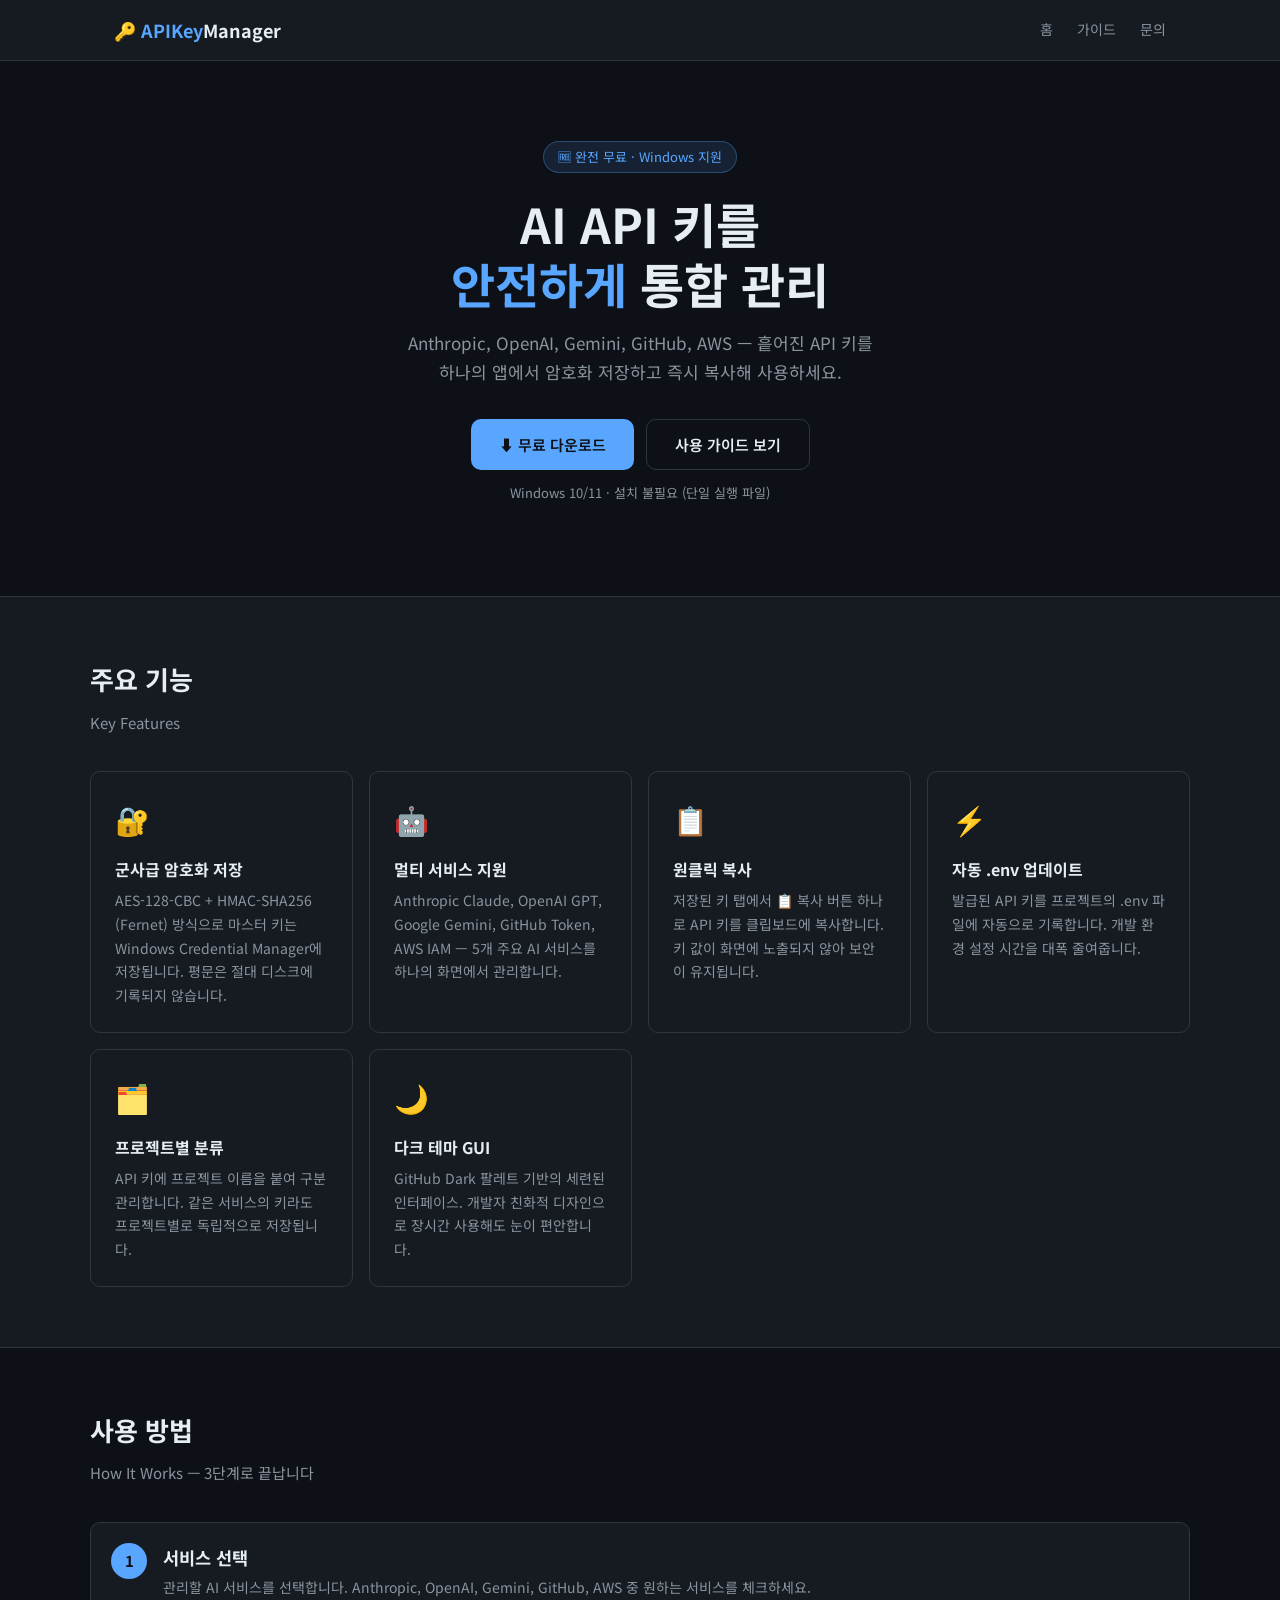
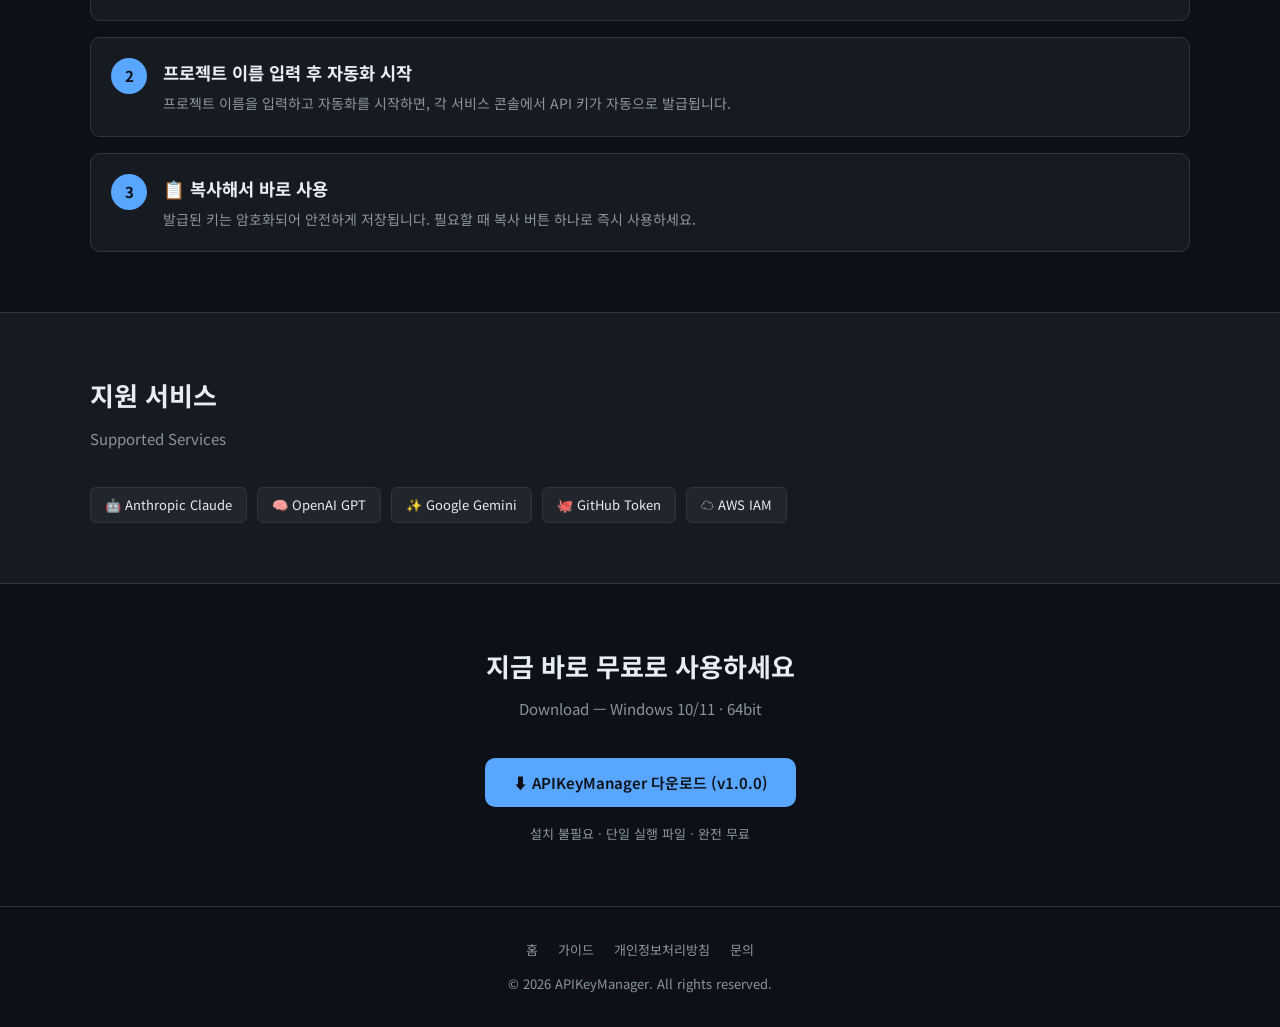
<file: index.html>
<!DOCTYPE html>
<html lang="ko">
<head>
  <meta charset="UTF-8">
  <meta name="viewport" content="width=device-width, initial-scale=1.0">
  <title>APIKeyManager — AI API 키 통합 관리 도구</title>
  <meta name="description" content="Anthropic, OpenAI, Gemini, GitHub, AWS 등 AI 서비스 API 키를 안전하게 암호화 저장하고 통합 관리하세요.">
  <meta name="keywords" content="API 키 관리, API Key Manager, Anthropic, OpenAI, Gemini, 암호화, 개발자 도구">
  <meta property="og:title" content="APIKeyManager — AI API 키 통합 관리 도구">
  <meta property="og:description" content="여러 AI 서비스의 API 키를 하나의 앱에서 안전하게 관리하세요.">
  <meta property="og:type" content="website">
  <link rel="stylesheet" href="style.css">
<script async src="https://pagead2.googlesyndication.com/pagead/js/adsbygoogle.js?client=ca-pub-2229863571144655"
     crossorigin="anonymous"></script>
</head>
<body>

<nav>
  <div class="nav-inner">
    <div class="nav-logo">🔑 <span>APIKey</span>Manager</div>
    <div class="nav-links">
      <a href="index.html">홈</a>
      <a href="guide.html">가이드</a>
      <a href="contact.html">문의</a>
    </div>
  </div>
</nav>

<!-- HERO -->
<div class="hero">
  <div class="hero-badge">🆓 완전 무료 · Windows 지원</div>
  <h1>AI API 키를<br><span>안전하게</span> 통합 관리</h1>
  <p>
    Anthropic, OpenAI, Gemini, GitHub, AWS — 흩어진 API 키를<br>
    하나의 앱에서 암호화 저장하고 즉시 복사해 사용하세요.
  </p>
  <div class="btn-group">
    <a href="#download" class="btn btn-primary">⬇ 무료 다운로드</a>
    <a href="guide.html" class="btn btn-outline">사용 가이드 보기</a>
  </div>
  <p class="hero-sub">Windows 10/11 · 설치 불필요 (단일 실행 파일)</p>
</div>

<!-- FEATURES -->
<section style="background: var(--bg2); border-top: 1px solid var(--border); border-bottom: 1px solid var(--border);">
  <div class="section-inner">
    <div class="section-title">주요 기능</div>
    <div class="section-sub">Key Features</div>
    <div class="card-grid">
      <div class="card">
        <div class="card-icon">🔐</div>
        <h3>군사급 암호화 저장</h3>
        <p>AES-128-CBC + HMAC-SHA256 (Fernet) 방식으로 마스터 키는 Windows Credential Manager에 저장됩니다. 평문은 절대 디스크에 기록되지 않습니다.</p>
      </div>
      <div class="card">
        <div class="card-icon">🤖</div>
        <h3>멀티 서비스 지원</h3>
        <p>Anthropic Claude, OpenAI GPT, Google Gemini, GitHub Token, AWS IAM — 5개 주요 AI 서비스를 하나의 화면에서 관리합니다.</p>
      </div>
      <div class="card">
        <div class="card-icon">📋</div>
        <h3>원클릭 복사</h3>
        <p>저장된 키 탭에서 📋 복사 버튼 하나로 API 키를 클립보드에 복사합니다. 키 값이 화면에 노출되지 않아 보안이 유지됩니다.</p>
      </div>
      <div class="card">
        <div class="card-icon">⚡</div>
        <h3>자동 .env 업데이트</h3>
        <p>발급된 API 키를 프로젝트의 .env 파일에 자동으로 기록합니다. 개발 환경 설정 시간을 대폭 줄여줍니다.</p>
      </div>
      <div class="card">
        <div class="card-icon">🗂️</div>
        <h3>프로젝트별 분류</h3>
        <p>API 키에 프로젝트 이름을 붙여 구분 관리합니다. 같은 서비스의 키라도 프로젝트별로 독립적으로 저장됩니다.</p>
      </div>
      <div class="card">
        <div class="card-icon">🌙</div>
        <h3>다크 테마 GUI</h3>
        <p>GitHub Dark 팔레트 기반의 세련된 인터페이스. 개발자 친화적 디자인으로 장시간 사용해도 눈이 편안합니다.</p>
      </div>
    </div>
  </div>
</section>

<!-- HOW IT WORKS -->
<section>
  <div class="section-inner">
    <div class="section-title">사용 방법</div>
    <div class="section-sub">How It Works — 3단계로 끝납니다</div>
    <div class="steps">
      <div class="step">
        <div class="step-num">1</div>
        <div class="step-body">
          <h3>서비스 선택</h3>
          <p>관리할 AI 서비스를 선택합니다. Anthropic, OpenAI, Gemini, GitHub, AWS 중 원하는 서비스를 체크하세요.</p>
        </div>
      </div>
      <div class="step">
        <div class="step-num">2</div>
        <div class="step-body">
          <h3>프로젝트 이름 입력 후 자동화 시작</h3>
          <p>프로젝트 이름을 입력하고 자동화를 시작하면, 각 서비스 콘솔에서 API 키가 자동으로 발급됩니다.</p>
        </div>
      </div>
      <div class="step">
        <div class="step-num">3</div>
        <div class="step-body">
          <h3>📋 복사해서 바로 사용</h3>
          <p>발급된 키는 암호화되어 안전하게 저장됩니다. 필요할 때 복사 버튼 하나로 즉시 사용하세요.</p>
        </div>
      </div>
    </div>
  </div>
</section>

<!-- SERVICES -->
<section style="background: var(--bg2); border-top: 1px solid var(--border); border-bottom: 1px solid var(--border);">
  <div class="section-inner">
    <div class="section-title">지원 서비스</div>
    <div class="section-sub">Supported Services</div>
    <div class="badge-row">
      <span class="badge">🤖 Anthropic Claude</span>
      <span class="badge">🧠 OpenAI GPT</span>
      <span class="badge">✨ Google Gemini</span>
      <span class="badge">🐙 GitHub Token</span>
      <span class="badge">☁️ AWS IAM</span>
    </div>
  </div>
</section>

<!-- DOWNLOAD -->
<section id="download">
  <div class="section-inner" style="text-align:center;">
    <div class="section-title">지금 바로 무료로 사용하세요</div>
    <div class="section-sub">Download — Windows 10/11 · 64bit</div>
    <div class="btn-group" style="margin-top:24px;">
      <a href="https://github.com/sangsu7746/-APIKeyManager/releases/download/v1.0.0/APIKeyManager-v1.0.0-windows.zip" class="btn btn-primary">⬇ APIKeyManager 다운로드 (v1.0.0)</a>

    </div>
    <p style="color:var(--text2); font-size:13px; margin-top:16px;">
      설치 불필요 · 단일 실행 파일 · 완전 무료
    </p>
  </div>
</section>

<footer>
  <div class="footer-links">
    <a href="index.html">홈</a>
    <a href="guide.html">가이드</a>
    <a href="privacy.html">개인정보처리방침</a>
    <a href="contact.html">문의</a>
  </div>
  <p>© 2026 APIKeyManager. All rights reserved.</p>
</footer>

</body>
</html>
</file>
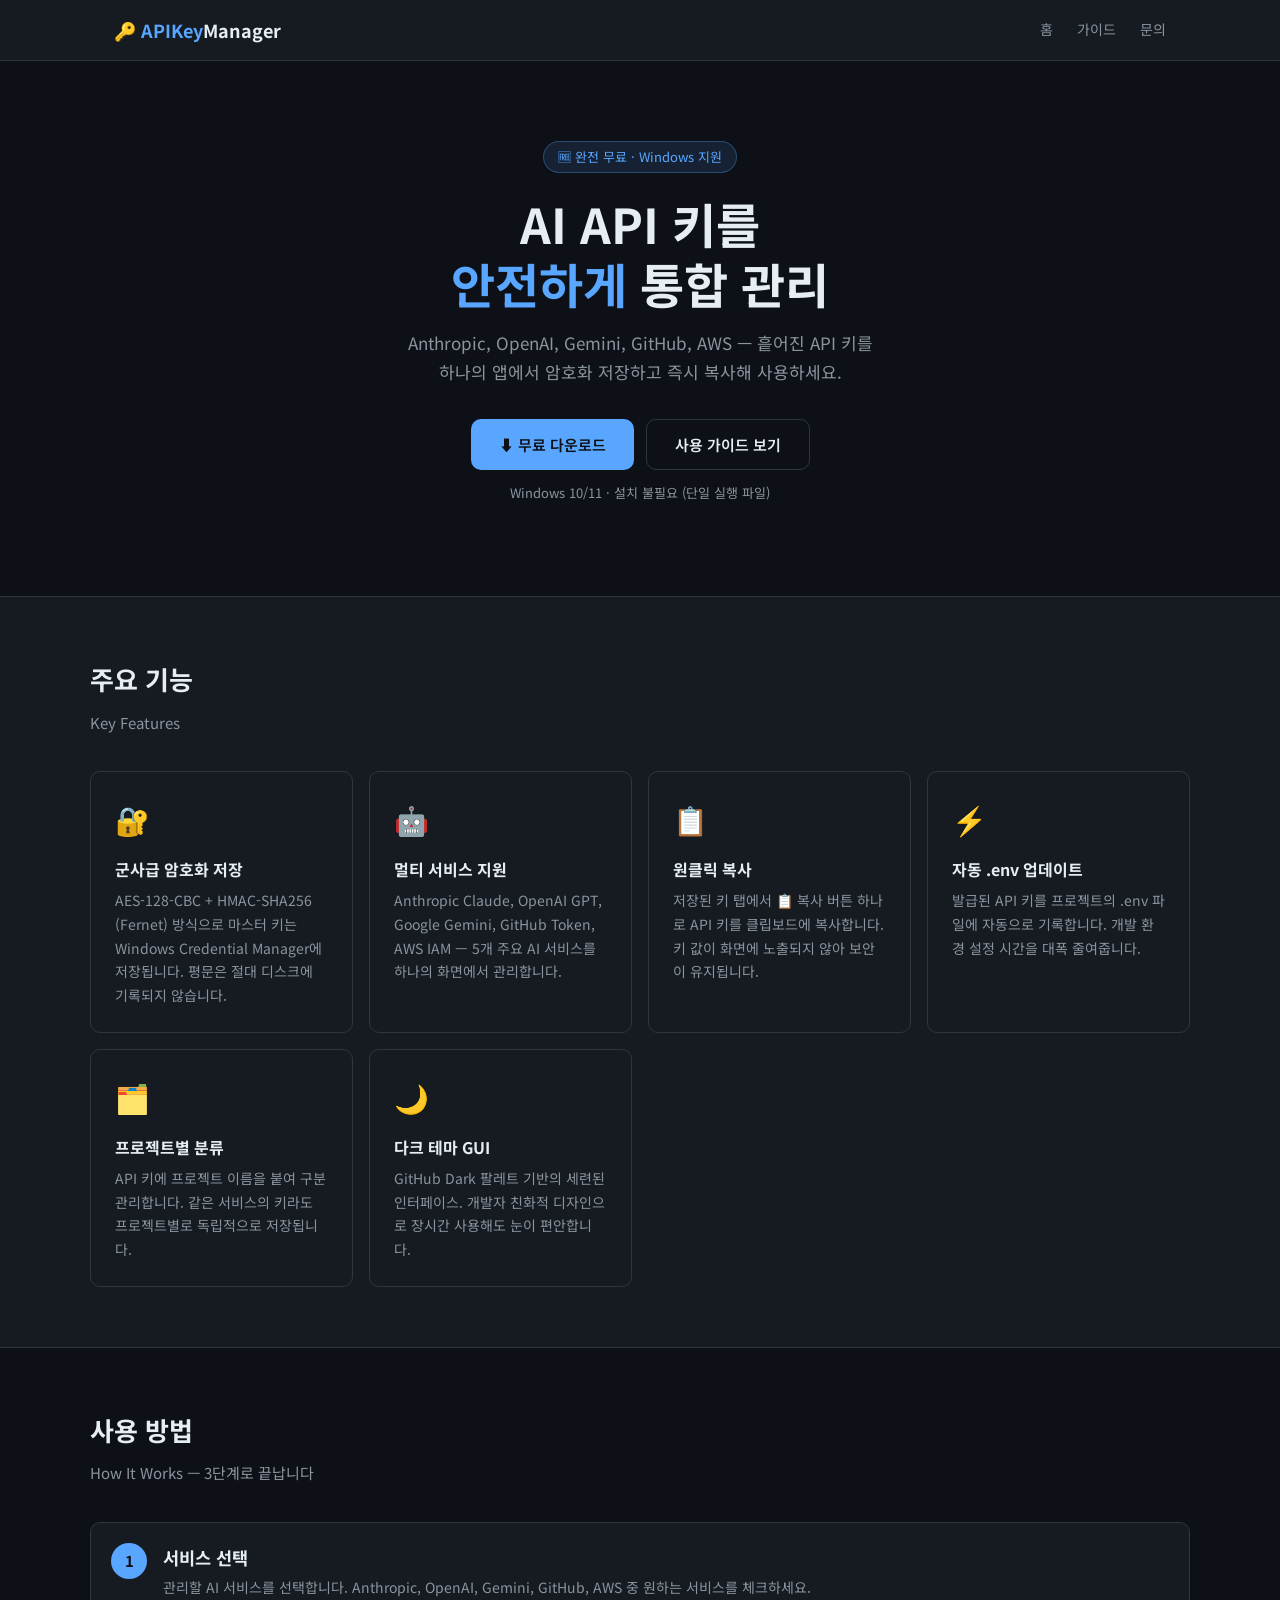
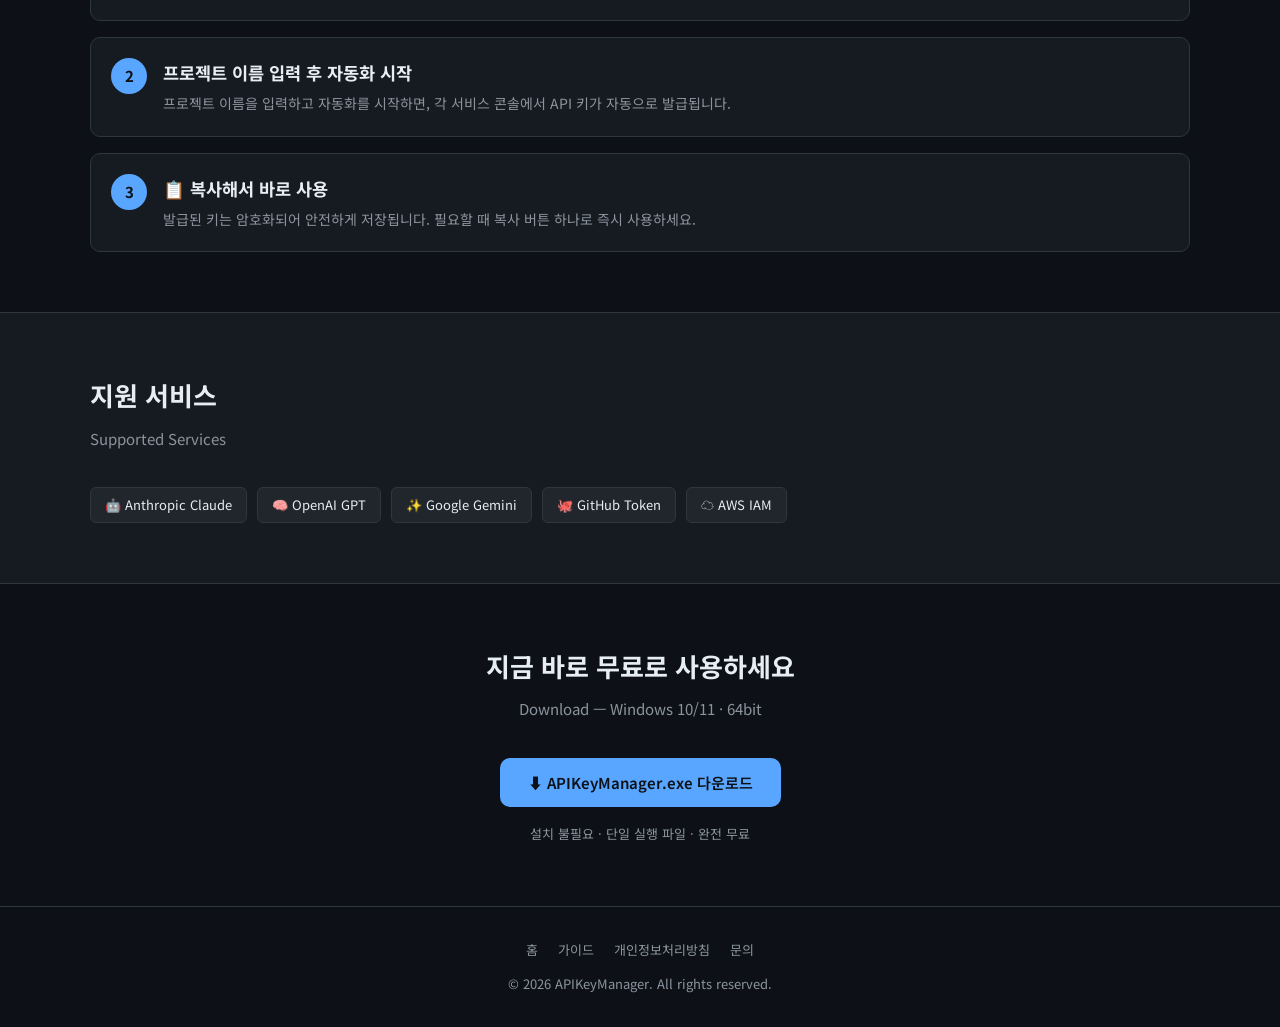
<file: APIKeyManager-web/index.html>
<!DOCTYPE html>
<html lang="ko">
<head>
  <meta charset="UTF-8">
  <meta name="viewport" content="width=device-width, initial-scale=1.0">
  <title>APIKeyManager — AI API 키 통합 관리 도구</title>
  <meta name="description" content="Anthropic, OpenAI, Gemini, GitHub, AWS 등 AI 서비스 API 키를 안전하게 암호화 저장하고 통합 관리하세요.">
  <meta name="keywords" content="API 키 관리, API Key Manager, Anthropic, OpenAI, Gemini, 암호화, 개발자 도구">
  <meta property="og:title" content="APIKeyManager — AI API 키 통합 관리 도구">
  <meta property="og:description" content="여러 AI 서비스의 API 키를 하나의 앱에서 안전하게 관리하세요.">
  <meta property="og:type" content="website">
  <link rel="stylesheet" href="style.css">
</head>
<body>

<nav>
  <div class="nav-inner">
    <div class="nav-logo">🔑 <span>APIKey</span>Manager</div>
    <div class="nav-links">
      <a href="index.html">홈</a>
      <a href="guide.html">가이드</a>
      <a href="contact.html">문의</a>
    </div>
  </div>
</nav>

<!-- HERO -->
<div class="hero">
  <div class="hero-badge">🆓 완전 무료 · Windows 지원</div>
  <h1>AI API 키를<br><span>안전하게</span> 통합 관리</h1>
  <p>
    Anthropic, OpenAI, Gemini, GitHub, AWS — 흩어진 API 키를<br>
    하나의 앱에서 암호화 저장하고 즉시 복사해 사용하세요.
  </p>
  <div class="btn-group">
    <a href="#download" class="btn btn-primary">⬇ 무료 다운로드</a>
    <a href="guide.html" class="btn btn-outline">사용 가이드 보기</a>
  </div>
  <p class="hero-sub">Windows 10/11 · 설치 불필요 (단일 실행 파일)</p>
</div>

<!-- FEATURES -->
<section style="background: var(--bg2); border-top: 1px solid var(--border); border-bottom: 1px solid var(--border);">
  <div class="section-inner">
    <div class="section-title">주요 기능</div>
    <div class="section-sub">Key Features</div>
    <div class="card-grid">
      <div class="card">
        <div class="card-icon">🔐</div>
        <h3>군사급 암호화 저장</h3>
        <p>AES-128-CBC + HMAC-SHA256 (Fernet) 방식으로 마스터 키는 Windows Credential Manager에 저장됩니다. 평문은 절대 디스크에 기록되지 않습니다.</p>
      </div>
      <div class="card">
        <div class="card-icon">🤖</div>
        <h3>멀티 서비스 지원</h3>
        <p>Anthropic Claude, OpenAI GPT, Google Gemini, GitHub Token, AWS IAM — 5개 주요 AI 서비스를 하나의 화면에서 관리합니다.</p>
      </div>
      <div class="card">
        <div class="card-icon">📋</div>
        <h3>원클릭 복사</h3>
        <p>저장된 키 탭에서 📋 복사 버튼 하나로 API 키를 클립보드에 복사합니다. 키 값이 화면에 노출되지 않아 보안이 유지됩니다.</p>
      </div>
      <div class="card">
        <div class="card-icon">⚡</div>
        <h3>자동 .env 업데이트</h3>
        <p>발급된 API 키를 프로젝트의 .env 파일에 자동으로 기록합니다. 개발 환경 설정 시간을 대폭 줄여줍니다.</p>
      </div>
      <div class="card">
        <div class="card-icon">🗂️</div>
        <h3>프로젝트별 분류</h3>
        <p>API 키에 프로젝트 이름을 붙여 구분 관리합니다. 같은 서비스의 키라도 프로젝트별로 독립적으로 저장됩니다.</p>
      </div>
      <div class="card">
        <div class="card-icon">🌙</div>
        <h3>다크 테마 GUI</h3>
        <p>GitHub Dark 팔레트 기반의 세련된 인터페이스. 개발자 친화적 디자인으로 장시간 사용해도 눈이 편안합니다.</p>
      </div>
    </div>
  </div>
</section>

<!-- HOW IT WORKS -->
<section>
  <div class="section-inner">
    <div class="section-title">사용 방법</div>
    <div class="section-sub">How It Works — 3단계로 끝납니다</div>
    <div class="steps">
      <div class="step">
        <div class="step-num">1</div>
        <div class="step-body">
          <h3>서비스 선택</h3>
          <p>관리할 AI 서비스를 선택합니다. Anthropic, OpenAI, Gemini, GitHub, AWS 중 원하는 서비스를 체크하세요.</p>
        </div>
      </div>
      <div class="step">
        <div class="step-num">2</div>
        <div class="step-body">
          <h3>프로젝트 이름 입력 후 자동화 시작</h3>
          <p>프로젝트 이름을 입력하고 자동화를 시작하면, 각 서비스 콘솔에서 API 키가 자동으로 발급됩니다.</p>
        </div>
      </div>
      <div class="step">
        <div class="step-num">3</div>
        <div class="step-body">
          <h3>📋 복사해서 바로 사용</h3>
          <p>발급된 키는 암호화되어 안전하게 저장됩니다. 필요할 때 복사 버튼 하나로 즉시 사용하세요.</p>
        </div>
      </div>
    </div>
  </div>
</section>

<!-- SERVICES -->
<section style="background: var(--bg2); border-top: 1px solid var(--border); border-bottom: 1px solid var(--border);">
  <div class="section-inner">
    <div class="section-title">지원 서비스</div>
    <div class="section-sub">Supported Services</div>
    <div class="badge-row">
      <span class="badge">🤖 Anthropic Claude</span>
      <span class="badge">🧠 OpenAI GPT</span>
      <span class="badge">✨ Google Gemini</span>
      <span class="badge">🐙 GitHub Token</span>
      <span class="badge">☁️ AWS IAM</span>
    </div>
  </div>
</section>

<!-- DOWNLOAD -->
<section id="download">
  <div class="section-inner" style="text-align:center;">
    <div class="section-title">지금 바로 무료로 사용하세요</div>
    <div class="section-sub">Download — Windows 10/11 · 64bit</div>
    <div class="btn-group" style="margin-top:24px;">
      <a href="#" class="btn btn-primary">⬇ APIKeyManager.exe 다운로드</a>
    </div>
    <p style="color:var(--text2); font-size:13px; margin-top:16px;">
      설치 불필요 · 단일 실행 파일 · 완전 무료
    </p>
  </div>
</section>

<footer>
  <div class="footer-links">
    <a href="index.html">홈</a>
    <a href="guide.html">가이드</a>
    <a href="privacy.html">개인정보처리방침</a>
    <a href="contact.html">문의</a>
  </div>
  <p>© 2026 APIKeyManager. All rights reserved.</p>
</footer>

</body>
</html>
</file>
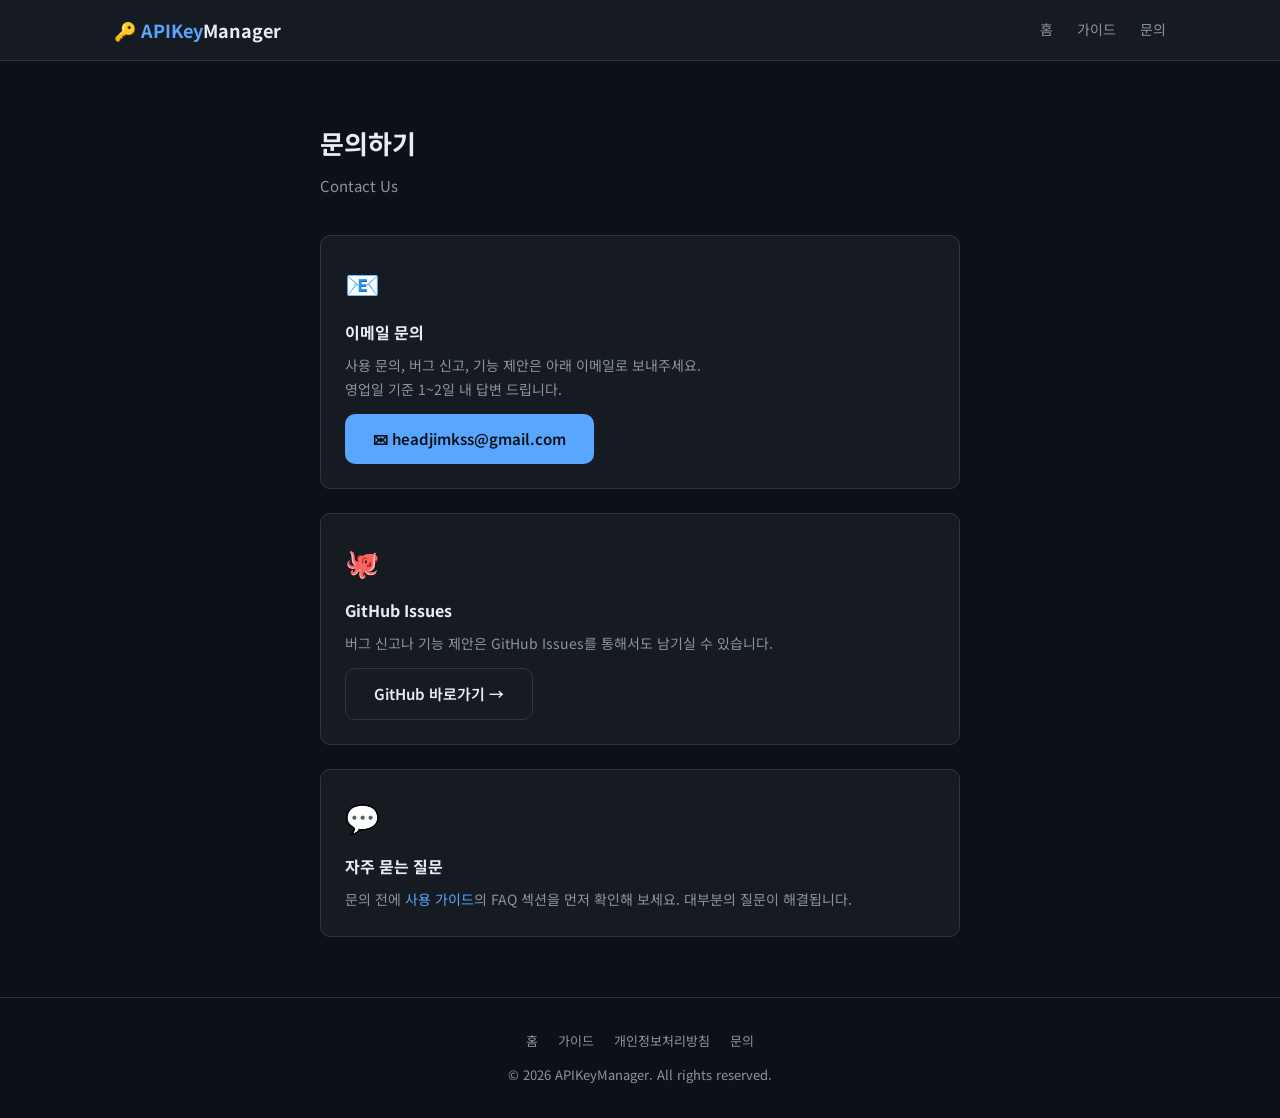
<file: contact.html>
<!DOCTYPE html>
<html lang="ko">
<head>
  <meta charset="UTF-8">
  <meta name="viewport" content="width=device-width, initial-scale=1.0">
  <title>문의 — APIKeyManager</title>
  <meta name="description" content="APIKeyManager 사용 문의, 버그 신고, 기능 제안을 보내주세요.">
  <link rel="stylesheet" href="style.css">
  <script async src="https://pagead2.googlesyndication.com/pagead/js/adsbygoogle.js?client=ca-pub-2229863571144655"
     crossorigin="anonymous"></script>
</head>
<body>

<nav>
  <div class="nav-inner">
    <div class="nav-logo"><a href="index.html" style="color:inherit;">🔑 <span>APIKey</span>Manager</a></div>
    <div class="nav-links">
      <a href="index.html">홈</a>
      <a href="guide.html">가이드</a>
      <a href="contact.html">문의</a>
    </div>
  </div>
</nav>

<section>
  <div class="section-inner" style="max-width:640px;">

    <div class="section-title">문의하기</div>
    <div class="section-sub">Contact Us</div>

    <div class="card" style="margin-bottom:24px;">
      <div class="card-icon">📧</div>
      <h3>이메일 문의</h3>
      <p style="margin-top:8px;">
        사용 문의, 버그 신고, 기능 제안은 아래 이메일로 보내주세요.<br>
        영업일 기준 1~2일 내 답변 드립니다.
      </p>
      <p style="margin-top:12px;">
        <a href="mailto:headjimkss@gmail.com" class="btn btn-primary" style="display:inline-flex;">
          ✉ headjimkss@gmail.com
        </a>
      </p>
    </div>

    <div class="card" style="margin-bottom:24px;">
      <div class="card-icon">🐙</div>
      <h3>GitHub Issues</h3>
      <p style="margin-top:8px;">
        버그 신고나 기능 제안은 GitHub Issues를 통해서도 남기실 수 있습니다.
      </p>
      <p style="margin-top:12px;">
        <a href="https://github.com/headjim" class="btn btn-outline" style="display:inline-flex;" target="_blank" rel="noopener">
          GitHub 바로가기 →
        </a>
      </p>
    </div>

    <div class="card">
      <div class="card-icon">💬</div>
      <h3>자주 묻는 질문</h3>
      <p style="margin-top:8px;">
        문의 전에 <a href="guide.html">사용 가이드</a>의 FAQ 섹션을 먼저 확인해 보세요.
        대부분의 질문이 해결됩니다.
      </p>
    </div>

  </div>
</section>

<footer>
  <div class="footer-links">
    <a href="index.html">홈</a>
    <a href="guide.html">가이드</a>
    <a href="privacy.html">개인정보처리방침</a>
    <a href="contact.html">문의</a>
  </div>
  <p>© 2026 APIKeyManager. All rights reserved.</p>
</footer>

</body>
</html>
</file>
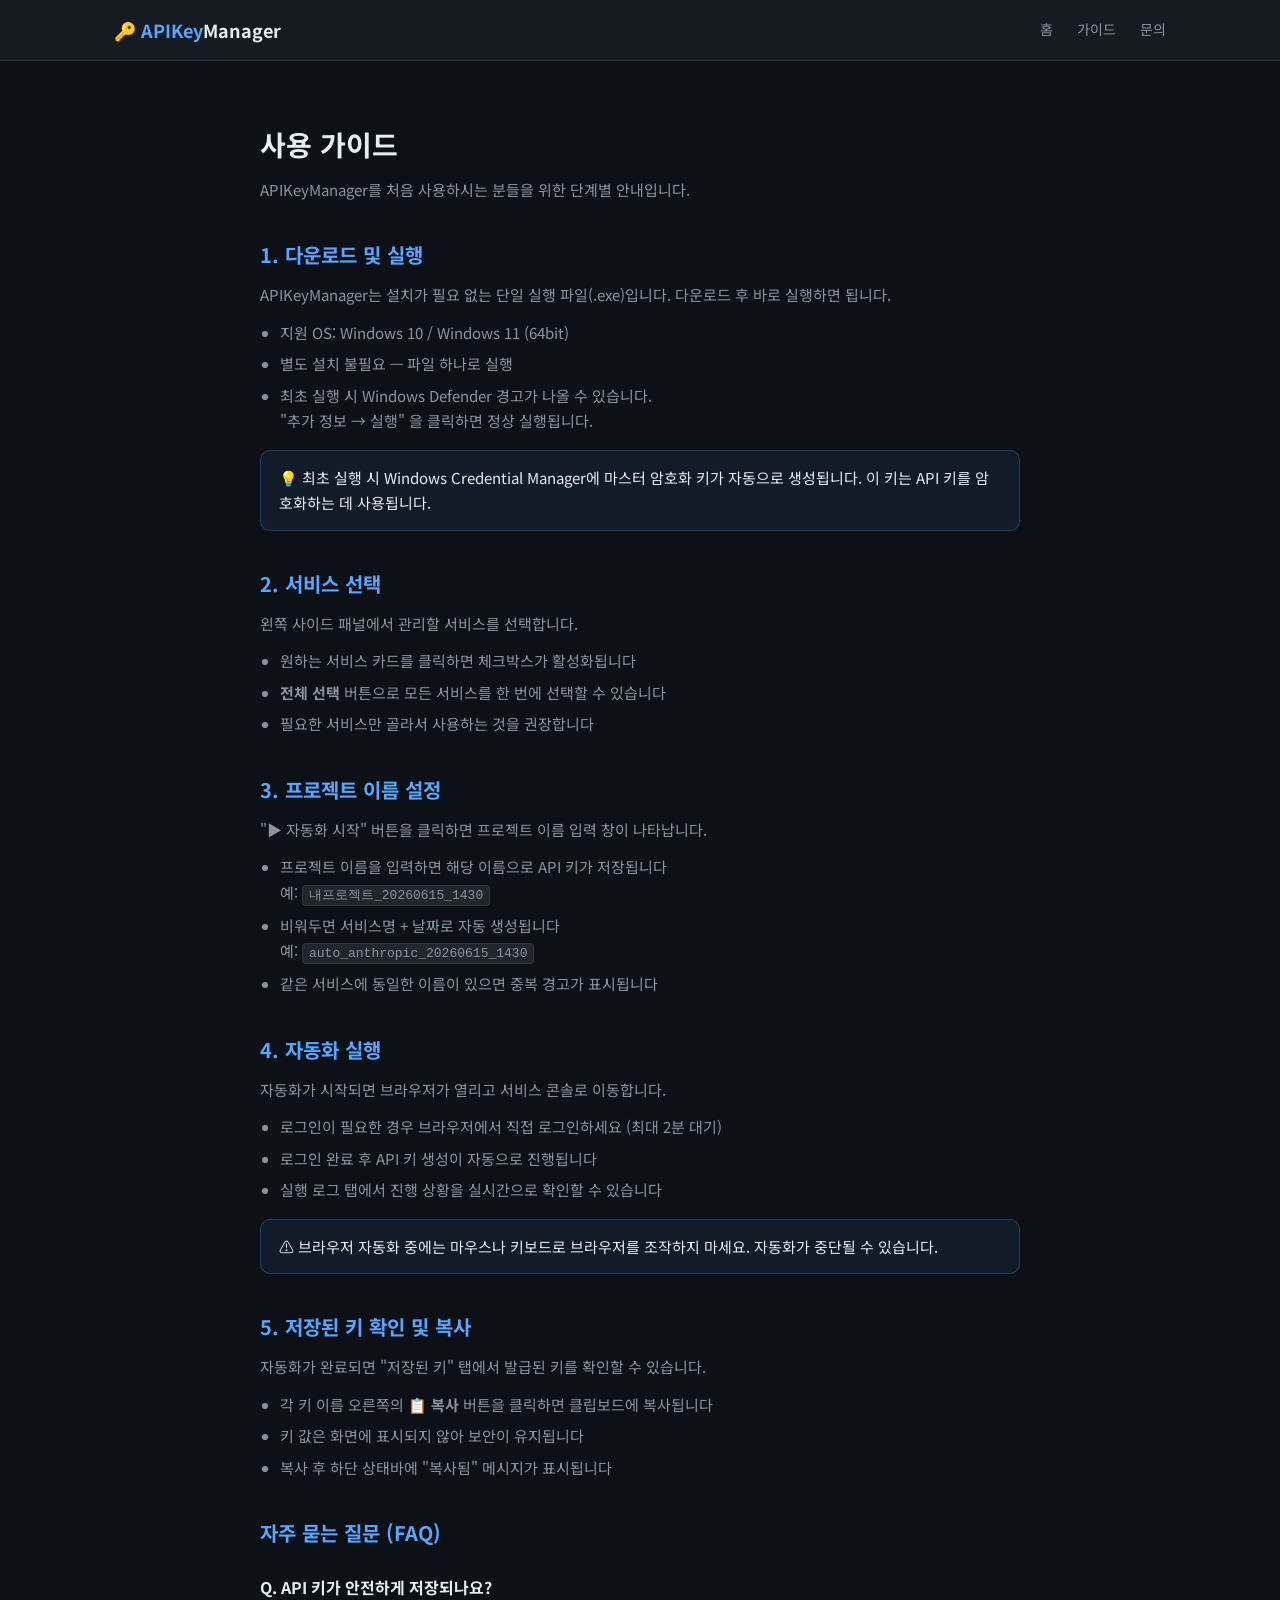
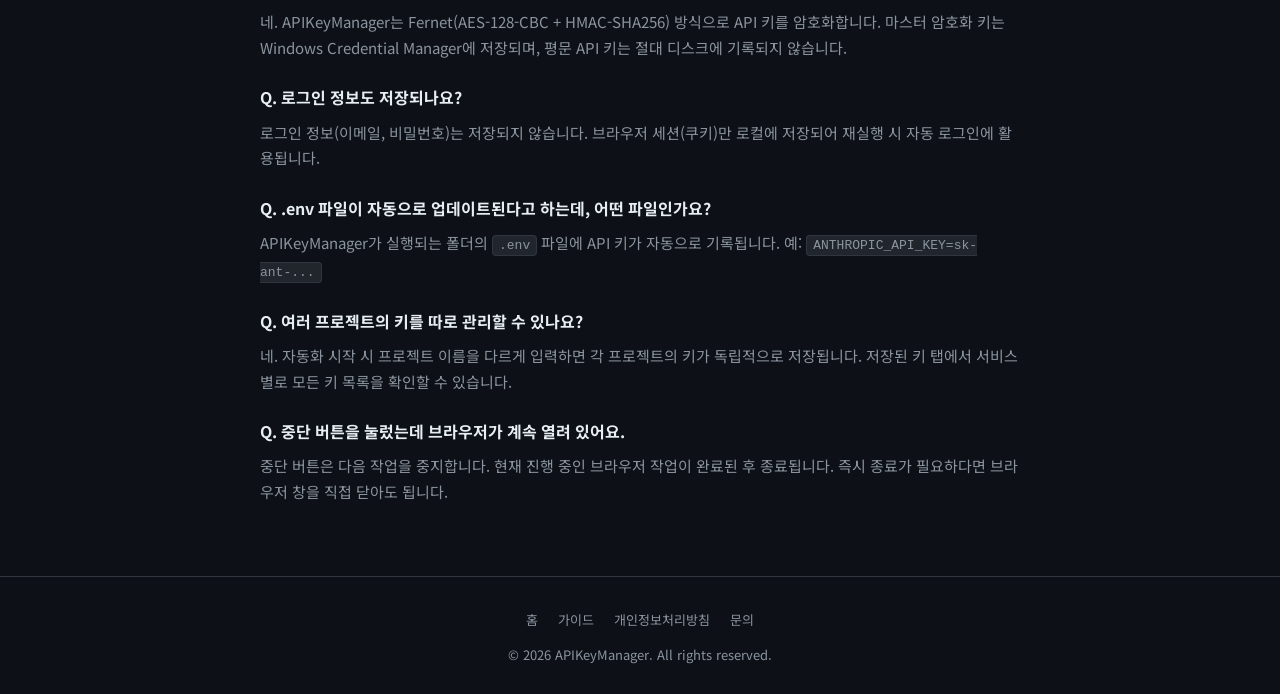
<file: guide.html>
<!DOCTYPE html>
<html lang="ko">
<head>
  <meta charset="UTF-8">
  <meta name="viewport" content="width=device-width, initial-scale=1.0">
  <title>사용 가이드 — APIKeyManager</title>
  <meta name="description" content="APIKeyManager 설치 및 사용 방법 가이드. API 키 저장, 복사, 프로젝트 관리까지 단계별로 설명합니다.">
  <link rel="stylesheet" href="style.css">
<script async src="https://pagead2.googlesyndication.com/pagead/js/adsbygoogle.js?client=ca-pub-2229863571144655"
     crossorigin="anonymous"></script>
</head>
<body>

<nav>
  <div class="nav-inner">
    <div class="nav-logo"><a href="index.html" style="color:inherit;">🔑 <span>APIKey</span>Manager</a></div>
    <div class="nav-links">
      <a href="index.html">홈</a>
      <a href="guide.html">가이드</a>
      <a href="contact.html">문의</a>
    </div>
  </div>
</nav>

<section>
  <div class="prose">

    <h1 style="font-size:28px; margin-bottom:8px;">사용 가이드</h1>
    <p style="color:var(--text2); margin-bottom:36px;">APIKeyManager를 처음 사용하시는 분들을 위한 단계별 안내입니다.</p>

    <h2>1. 다운로드 및 실행</h2>
    <p>
      APIKeyManager는 설치가 필요 없는 단일 실행 파일(.exe)입니다.
      다운로드 후 바로 실행하면 됩니다.
    </p>
    <ul>
      <li>지원 OS: Windows 10 / Windows 11 (64bit)</li>
      <li>별도 설치 불필요 — 파일 하나로 실행</li>
      <li>최초 실행 시 Windows Defender 경고가 나올 수 있습니다. <br>
          "추가 정보 → 실행" 을 클릭하면 정상 실행됩니다.</li>
    </ul>
    <div class="info-box">
      💡 최초 실행 시 Windows Credential Manager에 마스터 암호화 키가 자동으로 생성됩니다. 이 키는 API 키를 암호화하는 데 사용됩니다.
    </div>

    <h2>2. 서비스 선택</h2>
    <p>
      왼쪽 사이드 패널에서 관리할 서비스를 선택합니다.
    </p>
    <ul>
      <li>원하는 서비스 카드를 클릭하면 체크박스가 활성화됩니다</li>
      <li><strong>전체 선택</strong> 버튼으로 모든 서비스를 한 번에 선택할 수 있습니다</li>
      <li>필요한 서비스만 골라서 사용하는 것을 권장합니다</li>
    </ul>

    <h2>3. 프로젝트 이름 설정</h2>
    <p>
      "▶ 자동화 시작" 버튼을 클릭하면 프로젝트 이름 입력 창이 나타납니다.
    </p>
    <ul>
      <li>프로젝트 이름을 입력하면 해당 이름으로 API 키가 저장됩니다<br>
          예: <code>내프로젝트_20260615_1430</code></li>
      <li>비워두면 서비스명 + 날짜로 자동 생성됩니다<br>
          예: <code>auto_anthropic_20260615_1430</code></li>
      <li>같은 서비스에 동일한 이름이 있으면 중복 경고가 표시됩니다</li>
    </ul>

    <h2>4. 자동화 실행</h2>
    <p>
      자동화가 시작되면 브라우저가 열리고 서비스 콘솔로 이동합니다.
    </p>
    <ul>
      <li>로그인이 필요한 경우 브라우저에서 직접 로그인하세요 (최대 2분 대기)</li>
      <li>로그인 완료 후 API 키 생성이 자동으로 진행됩니다</li>
      <li>실행 로그 탭에서 진행 상황을 실시간으로 확인할 수 있습니다</li>
    </ul>
    <div class="info-box">
      ⚠️ 브라우저 자동화 중에는 마우스나 키보드로 브라우저를 조작하지 마세요. 자동화가 중단될 수 있습니다.
    </div>

    <h2>5. 저장된 키 확인 및 복사</h2>
    <p>
      자동화가 완료되면 "저장된 키" 탭에서 발급된 키를 확인할 수 있습니다.
    </p>
    <ul>
      <li>각 키 이름 오른쪽의 <strong>📋 복사</strong> 버튼을 클릭하면 클립보드에 복사됩니다</li>
      <li>키 값은 화면에 표시되지 않아 보안이 유지됩니다</li>
      <li>복사 후 하단 상태바에 "복사됨" 메시지가 표시됩니다</li>
    </ul>

    <h2>자주 묻는 질문 (FAQ)</h2>

    <h3>Q. API 키가 안전하게 저장되나요?</h3>
    <p>
      네. APIKeyManager는 Fernet(AES-128-CBC + HMAC-SHA256) 방식으로 API 키를 암호화합니다.
      마스터 암호화 키는 Windows Credential Manager에 저장되며, 평문 API 키는 절대 디스크에 기록되지 않습니다.
    </p>

    <h3>Q. 로그인 정보도 저장되나요?</h3>
    <p>
      로그인 정보(이메일, 비밀번호)는 저장되지 않습니다. 브라우저 세션(쿠키)만 로컬에 저장되어 재실행 시 자동 로그인에 활용됩니다.
    </p>

    <h3>Q. .env 파일이 자동으로 업데이트된다고 하는데, 어떤 파일인가요?</h3>
    <p>
      APIKeyManager가 실행되는 폴더의 <code>.env</code> 파일에 API 키가 자동으로 기록됩니다.
      예: <code>ANTHROPIC_API_KEY=sk-ant-...</code>
    </p>

    <h3>Q. 여러 프로젝트의 키를 따로 관리할 수 있나요?</h3>
    <p>
      네. 자동화 시작 시 프로젝트 이름을 다르게 입력하면 각 프로젝트의 키가 독립적으로 저장됩니다.
      저장된 키 탭에서 서비스별로 모든 키 목록을 확인할 수 있습니다.
    </p>

    <h3>Q. 중단 버튼을 눌렀는데 브라우저가 계속 열려 있어요.</h3>
    <p>
      중단 버튼은 다음 작업을 중지합니다. 현재 진행 중인 브라우저 작업이 완료된 후 종료됩니다.
      즉시 종료가 필요하다면 브라우저 창을 직접 닫아도 됩니다.
    </p>

  </div>
</section>

<footer>
  <div class="footer-links">
    <a href="index.html">홈</a>
    <a href="guide.html">가이드</a>
    <a href="privacy.html">개인정보처리방침</a>
    <a href="contact.html">문의</a>
  </div>
  <p>© 2026 APIKeyManager. All rights reserved.</p>
</footer>

</body>
</html>
</file>
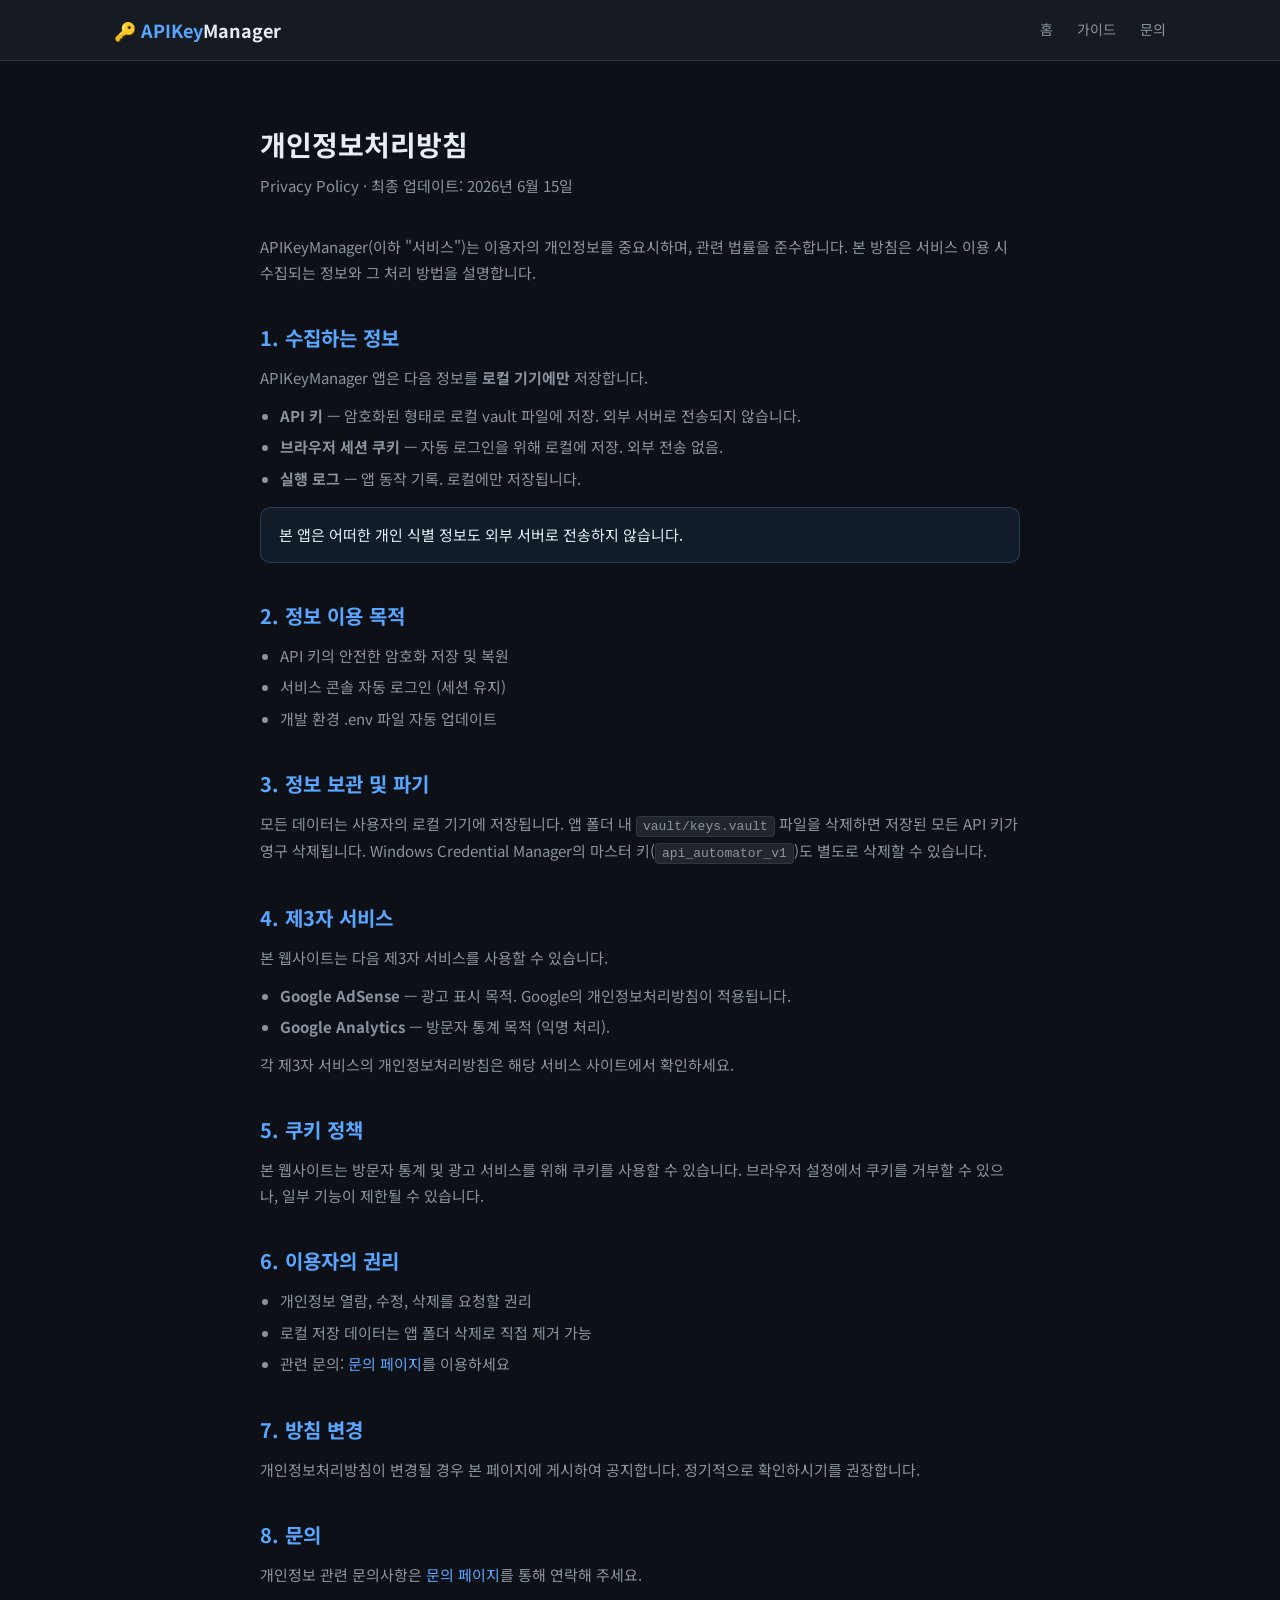
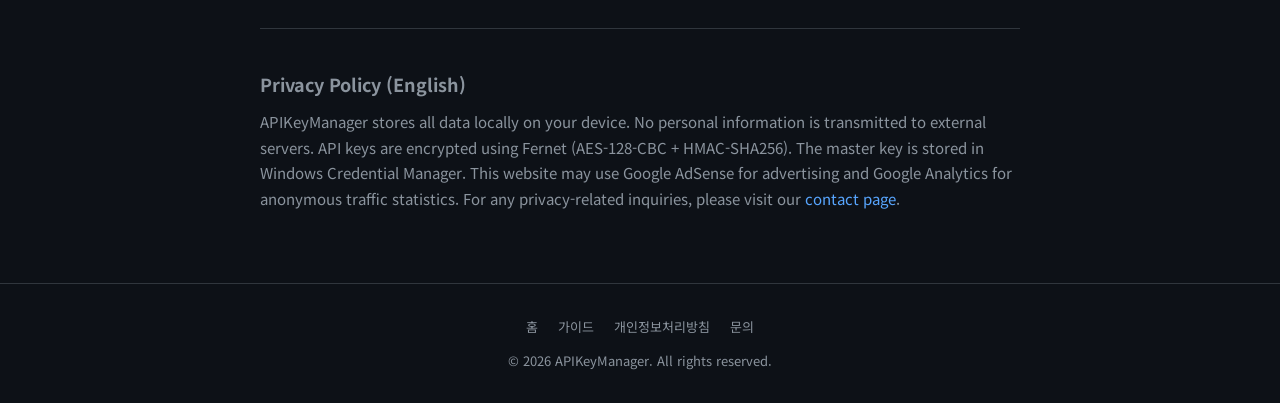
<file: privacy.html>
<!DOCTYPE html>
<html lang="ko">
<head>
  <meta charset="UTF-8">
  <meta name="viewport" content="width=device-width, initial-scale=1.0">
  <title>개인정보처리방침 — APIKeyManager</title>
  <meta name="description" content="APIKeyManager 개인정보처리방침. 수집하는 정보, 이용 목적, 보관 기간에 대해 안내합니다.">
  <link rel="stylesheet" href="style.css">
  <script async src="https://pagead2.googlesyndication.com/pagead/js/adsbygoogle.js?client=ca-pub-2229863571144655"
     crossorigin="anonymous"></script>
</head>
<body>

<nav>
  <div class="nav-inner">
    <div class="nav-logo"><a href="index.html" style="color:inherit;">🔑 <span>APIKey</span>Manager</a></div>
    <div class="nav-links">
      <a href="index.html">홈</a>
      <a href="guide.html">가이드</a>
      <a href="contact.html">문의</a>
    </div>
  </div>
</nav>

<section>
  <div class="prose">

    <h1 style="font-size:28px; margin-bottom:4px;">개인정보처리방침</h1>
    <p style="color:var(--text2); margin-bottom:36px;">Privacy Policy · 최종 업데이트: 2026년 6월 15일</p>

    <p>
      APIKeyManager(이하 "서비스")는 이용자의 개인정보를 중요시하며, 관련 법률을 준수합니다.
      본 방침은 서비스 이용 시 수집되는 정보와 그 처리 방법을 설명합니다.
    </p>

    <h2>1. 수집하는 정보</h2>
    <p>APIKeyManager 앱은 다음 정보를 <strong>로컬 기기에만</strong> 저장합니다.</p>
    <ul>
      <li><strong>API 키</strong> — 암호화된 형태로 로컬 vault 파일에 저장. 외부 서버로 전송되지 않습니다.</li>
      <li><strong>브라우저 세션 쿠키</strong> — 자동 로그인을 위해 로컬에 저장. 외부 전송 없음.</li>
      <li><strong>실행 로그</strong> — 앱 동작 기록. 로컬에만 저장됩니다.</li>
    </ul>
    <div class="info-box">
      본 앱은 어떠한 개인 식별 정보도 외부 서버로 전송하지 않습니다.
    </div>

    <h2>2. 정보 이용 목적</h2>
    <ul>
      <li>API 키의 안전한 암호화 저장 및 복원</li>
      <li>서비스 콘솔 자동 로그인 (세션 유지)</li>
      <li>개발 환경 .env 파일 자동 업데이트</li>
    </ul>

    <h2>3. 정보 보관 및 파기</h2>
    <p>
      모든 데이터는 사용자의 로컬 기기에 저장됩니다.
      앱 폴더 내 <code>vault/keys.vault</code> 파일을 삭제하면 저장된 모든 API 키가 영구 삭제됩니다.
      Windows Credential Manager의 마스터 키(<code>api_automator_v1</code>)도 별도로 삭제할 수 있습니다.
    </p>

    <h2>4. 제3자 서비스</h2>
    <p>본 웹사이트는 다음 제3자 서비스를 사용할 수 있습니다.</p>
    <ul>
      <li><strong>Google AdSense</strong> — 광고 표시 목적. Google의 개인정보처리방침이 적용됩니다.</li>
      <li><strong>Google Analytics</strong> — 방문자 통계 목적 (익명 처리).</li>
    </ul>
    <p>각 제3자 서비스의 개인정보처리방침은 해당 서비스 사이트에서 확인하세요.</p>

    <h2>5. 쿠키 정책</h2>
    <p>
      본 웹사이트는 방문자 통계 및 광고 서비스를 위해 쿠키를 사용할 수 있습니다.
      브라우저 설정에서 쿠키를 거부할 수 있으나, 일부 기능이 제한될 수 있습니다.
    </p>

    <h2>6. 이용자의 권리</h2>
    <ul>
      <li>개인정보 열람, 수정, 삭제를 요청할 권리</li>
      <li>로컬 저장 데이터는 앱 폴더 삭제로 직접 제거 가능</li>
      <li>관련 문의: <a href="contact.html">문의 페이지</a>를 이용하세요</li>
    </ul>

    <h2>7. 방침 변경</h2>
    <p>
      개인정보처리방침이 변경될 경우 본 페이지에 게시하여 공지합니다.
      정기적으로 확인하시기를 권장합니다.
    </p>

    <h2>8. 문의</h2>
    <p>
      개인정보 관련 문의사항은 <a href="contact.html">문의 페이지</a>를 통해 연락해 주세요.
    </p>

    <hr style="border:none; border-top:1px solid var(--border); margin:40px 0;">

    <h2 style="color:var(--text2); font-size:18px;">Privacy Policy (English)</h2>
    <p style="color:var(--text2);">
      APIKeyManager stores all data locally on your device. No personal information is transmitted to external servers.
      API keys are encrypted using Fernet (AES-128-CBC + HMAC-SHA256). The master key is stored in Windows Credential Manager.
      This website may use Google AdSense for advertising and Google Analytics for anonymous traffic statistics.
      For any privacy-related inquiries, please visit our <a href="contact.html">contact page</a>.
    </p>

  </div>
</section>

<footer>
  <div class="footer-links">
    <a href="index.html">홈</a>
    <a href="guide.html">가이드</a>
    <a href="privacy.html">개인정보처리방침</a>
    <a href="contact.html">문의</a>
  </div>
  <p>© 2026 APIKeyManager. All rights reserved.</p>
</footer>

</body>
</html>
</file>
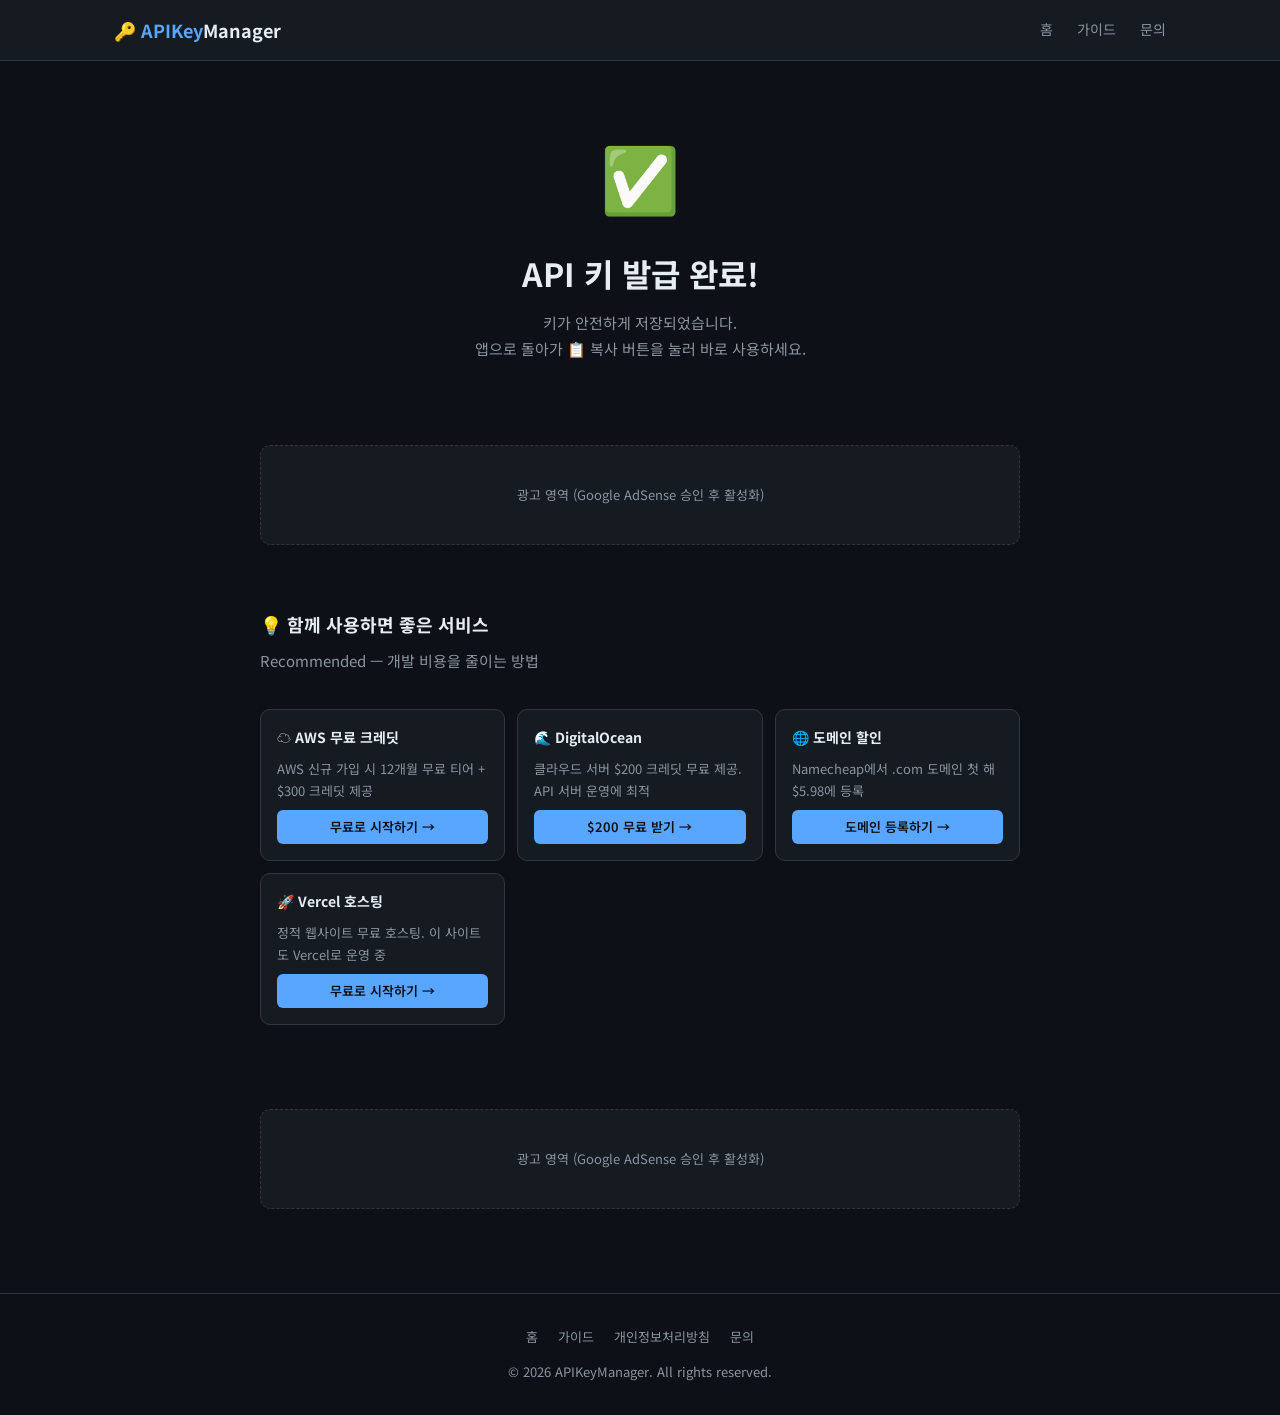
<file: thank-you.html>
<!DOCTYPE html>
<html lang="ko">
<head>
  <meta charset="UTF-8">
  <meta name="viewport" content="width=device-width, initial-scale=1.0">
  <title>API 키 발급 완료 — APIKeyManager</title>
  <meta name="description" content="API 키 발급이 완료되었습니다. 추천 서비스와 개발 도구를 확인해 보세요.">
  <link rel="stylesheet" href="style.css">
  <!-- Google AdSense 코드는 승인 후 여기에 삽입 --><script async src="https://pagead2.googlesyndication.com/pagead/js/adsbygoogle.js?client=ca-pub-2229863571144655"
     crossorigin="anonymous"></script>
</head>
<body>

<nav>
  <div class="nav-inner">
    <div class="nav-logo"><a href="index.html" style="color:inherit;">🔑 <span>APIKey</span>Manager</a></div>
    <div class="nav-links">
      <a href="index.html">홈</a>
      <a href="guide.html">가이드</a>
      <a href="contact.html">문의</a>
    </div>
  </div>
</nav>

<!-- 완료 메시지 -->
<div class="ty-hero">
  <div class="big-icon">✅</div>
  <h1>API 키 발급 완료!</h1>
  <p>키가 안전하게 저장되었습니다.<br>앱으로 돌아가 📋 복사 버튼을 눌러 바로 사용하세요.</p>
</div>

<!-- 광고 영역 (AdSense 승인 후 코드 교체) -->
<section style="padding:20px 24px;">
  <div class="section-inner" style="max-width:760px;">
    <div class="ad-box">
      <!-- AdSense 코드 삽입 위치 -->
      <span>광고 영역 (Google AdSense 승인 후 활성화)</span>
    </div>
  </div>
</section>

<!-- 추천 서비스 (제휴 링크 영역) -->
<section style="padding:20px 24px 60px;">
  <div class="section-inner" style="max-width:760px;">
    <div class="section-title" style="font-size:18px;">💡 함께 사용하면 좋은 서비스</div>
    <div class="section-sub">Recommended — 개발 비용을 줄이는 방법</div>
    <div class="aff-grid">

      <div class="aff-card">
        <h4>☁️ AWS 무료 크레딧</h4>
        <p>AWS 신규 가입 시 12개월 무료 티어 + $300 크레딧 제공</p>
        <a href="#" rel="noopener sponsored">무료로 시작하기 →</a>
        <!-- href에 AWS 제휴 링크 삽입 -->
      </div>

      <div class="aff-card">
        <h4>🌊 DigitalOcean</h4>
        <p>클라우드 서버 $200 크레딧 무료 제공. API 서버 운영에 최적</p>
        <a href="#" rel="noopener sponsored">$200 무료 받기 →</a>
        <!-- href에 DigitalOcean 제휴 링크 삽입 -->
      </div>

      <div class="aff-card">
        <h4>🌐 도메인 할인</h4>
        <p>Namecheap에서 .com 도메인 첫 해 $5.98에 등록</p>
        <a href="#" rel="noopener sponsored">도메인 등록하기 →</a>
        <!-- href에 Namecheap 제휴 링크 삽입 -->
      </div>

      <div class="aff-card">
        <h4>🚀 Vercel 호스팅</h4>
        <p>정적 웹사이트 무료 호스팅. 이 사이트도 Vercel로 운영 중</p>
        <a href="https://vercel.com" rel="noopener">무료로 시작하기 →</a>
      </div>

    </div>
  </div>
</section>

<!-- 두 번째 광고 영역 -->
<section style="padding:0 24px 60px;">
  <div class="section-inner" style="max-width:760px;">
    <div class="ad-box">
      <!-- AdSense 코드 삽입 위치 -->
      <span>광고 영역 (Google AdSense 승인 후 활성화)</span>
    </div>
  </div>
</section>

<footer>
  <div class="footer-links">
    <a href="index.html">홈</a>
    <a href="guide.html">가이드</a>
    <a href="privacy.html">개인정보처리방침</a>
    <a href="contact.html">문의</a>
  </div>
  <p>© 2026 APIKeyManager. All rights reserved.</p>
</footer>

</body>
</html>
</file>
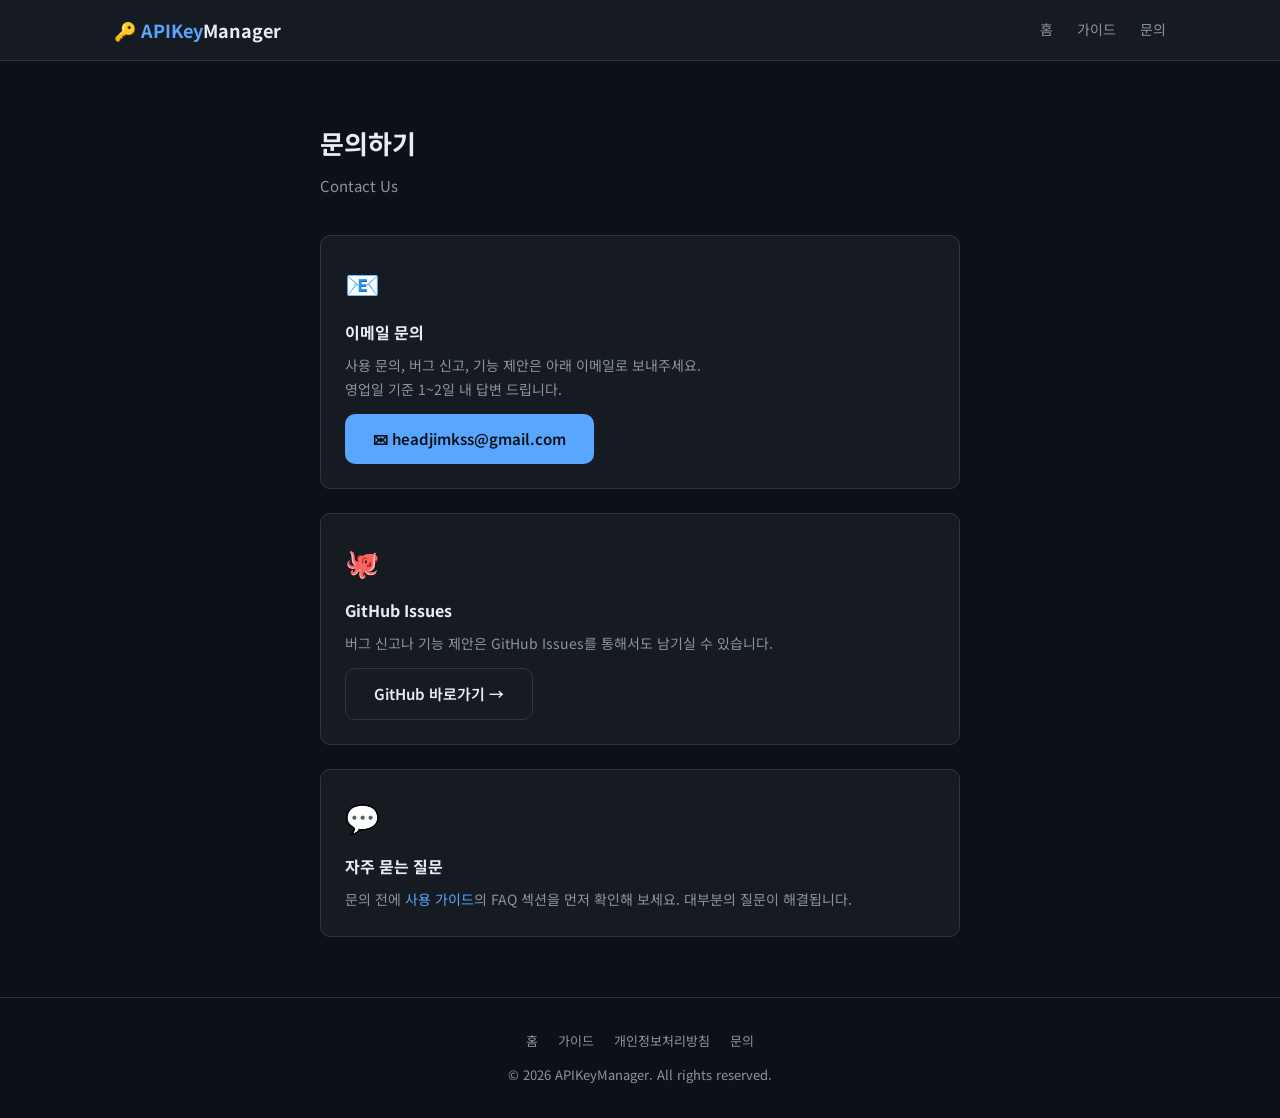
<file: APIKeyManager-web/contact.html>
<!DOCTYPE html>
<html lang="ko">
<head>
  <meta charset="UTF-8">
  <meta name="viewport" content="width=device-width, initial-scale=1.0">
  <title>문의 — APIKeyManager</title>
  <meta name="description" content="APIKeyManager 사용 문의, 버그 신고, 기능 제안을 보내주세요.">
  <link rel="stylesheet" href="style.css">
</head>
<body>

<nav>
  <div class="nav-inner">
    <div class="nav-logo"><a href="index.html" style="color:inherit;">🔑 <span>APIKey</span>Manager</a></div>
    <div class="nav-links">
      <a href="index.html">홈</a>
      <a href="guide.html">가이드</a>
      <a href="contact.html">문의</a>
    </div>
  </div>
</nav>

<section>
  <div class="section-inner" style="max-width:640px;">

    <div class="section-title">문의하기</div>
    <div class="section-sub">Contact Us</div>

    <div class="card" style="margin-bottom:24px;">
      <div class="card-icon">📧</div>
      <h3>이메일 문의</h3>
      <p style="margin-top:8px;">
        사용 문의, 버그 신고, 기능 제안은 아래 이메일로 보내주세요.<br>
        영업일 기준 1~2일 내 답변 드립니다.
      </p>
      <p style="margin-top:12px;">
        <a href="mailto:headjimkss@gmail.com" class="btn btn-primary" style="display:inline-flex;">
          ✉ headjimkss@gmail.com
        </a>
      </p>
    </div>

    <div class="card" style="margin-bottom:24px;">
      <div class="card-icon">🐙</div>
      <h3>GitHub Issues</h3>
      <p style="margin-top:8px;">
        버그 신고나 기능 제안은 GitHub Issues를 통해서도 남기실 수 있습니다.
      </p>
      <p style="margin-top:12px;">
        <a href="https://github.com/headjim" class="btn btn-outline" style="display:inline-flex;" target="_blank" rel="noopener">
          GitHub 바로가기 →
        </a>
      </p>
    </div>

    <div class="card">
      <div class="card-icon">💬</div>
      <h3>자주 묻는 질문</h3>
      <p style="margin-top:8px;">
        문의 전에 <a href="guide.html">사용 가이드</a>의 FAQ 섹션을 먼저 확인해 보세요.
        대부분의 질문이 해결됩니다.
      </p>
    </div>

  </div>
</section>

<footer>
  <div class="footer-links">
    <a href="index.html">홈</a>
    <a href="guide.html">가이드</a>
    <a href="privacy.html">개인정보처리방침</a>
    <a href="contact.html">문의</a>
  </div>
  <p>© 2026 APIKeyManager. All rights reserved.</p>
</footer>

</body>
</html>
</file>
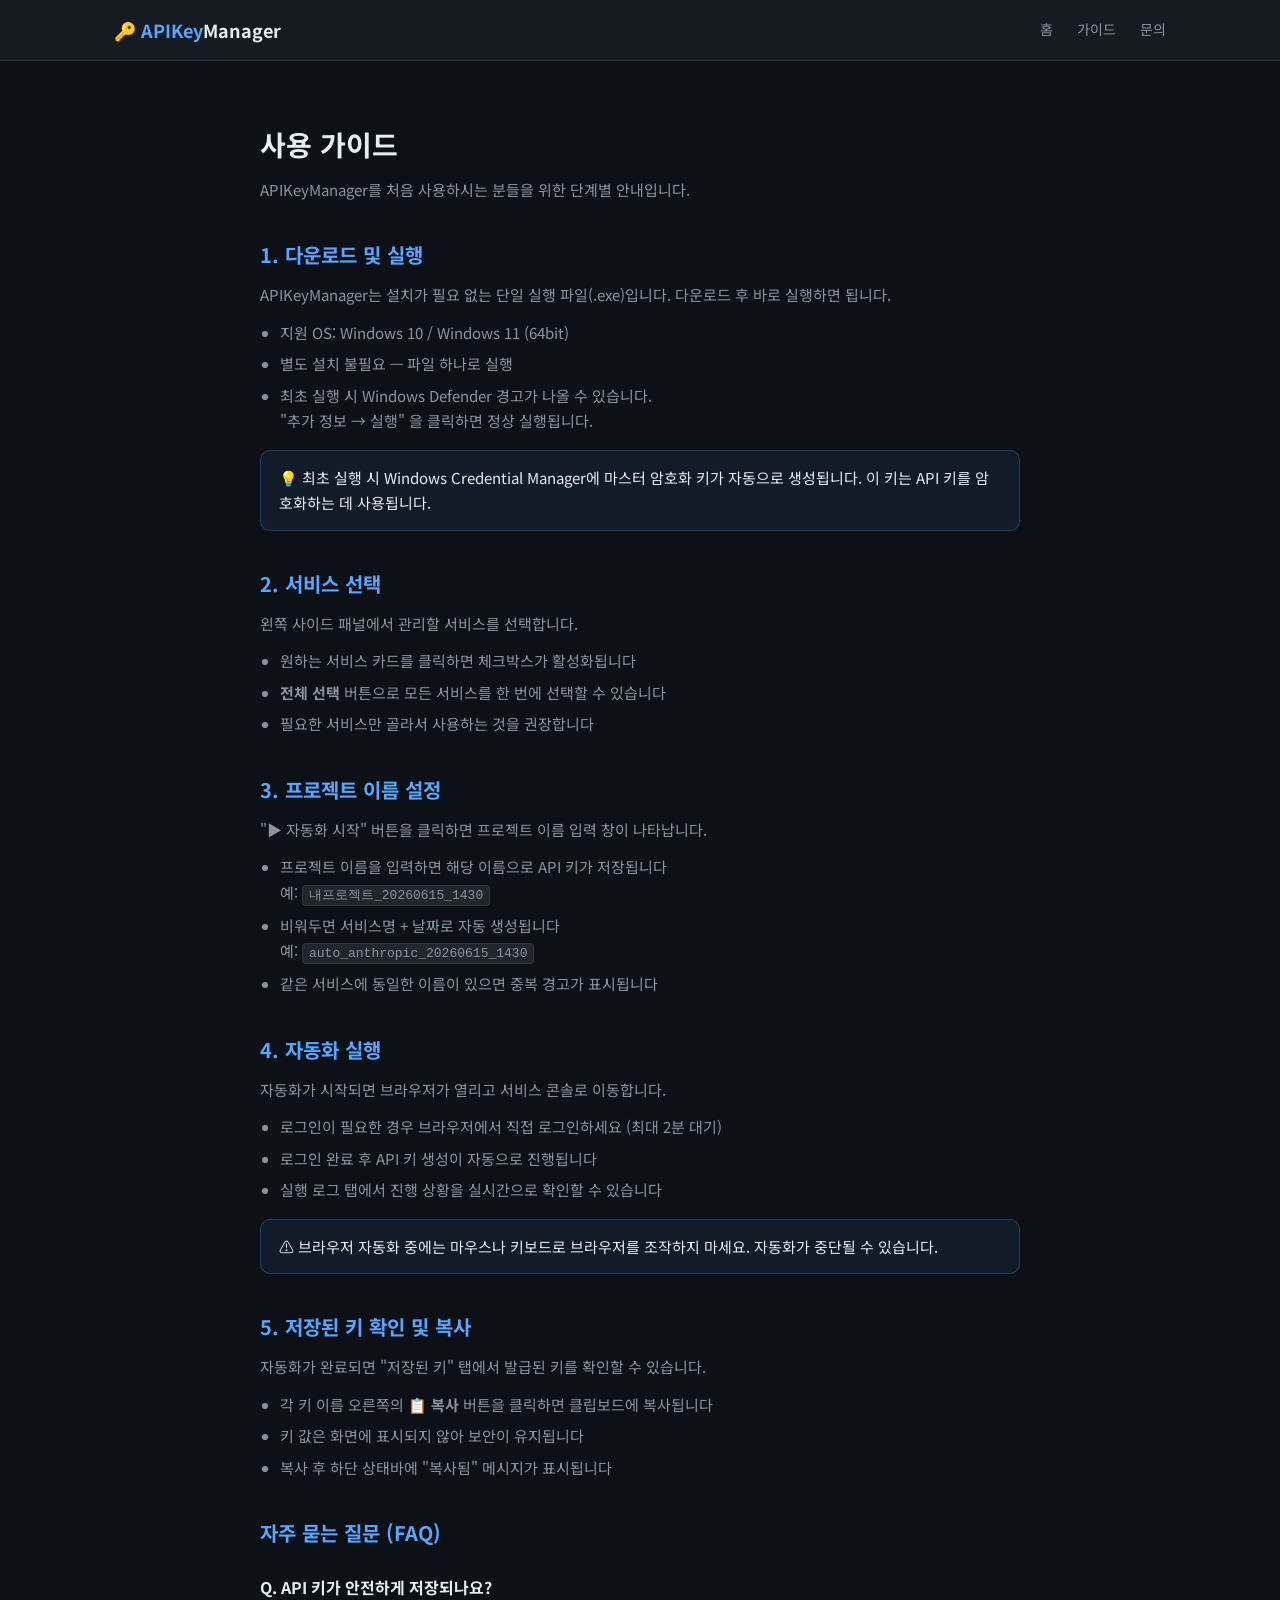
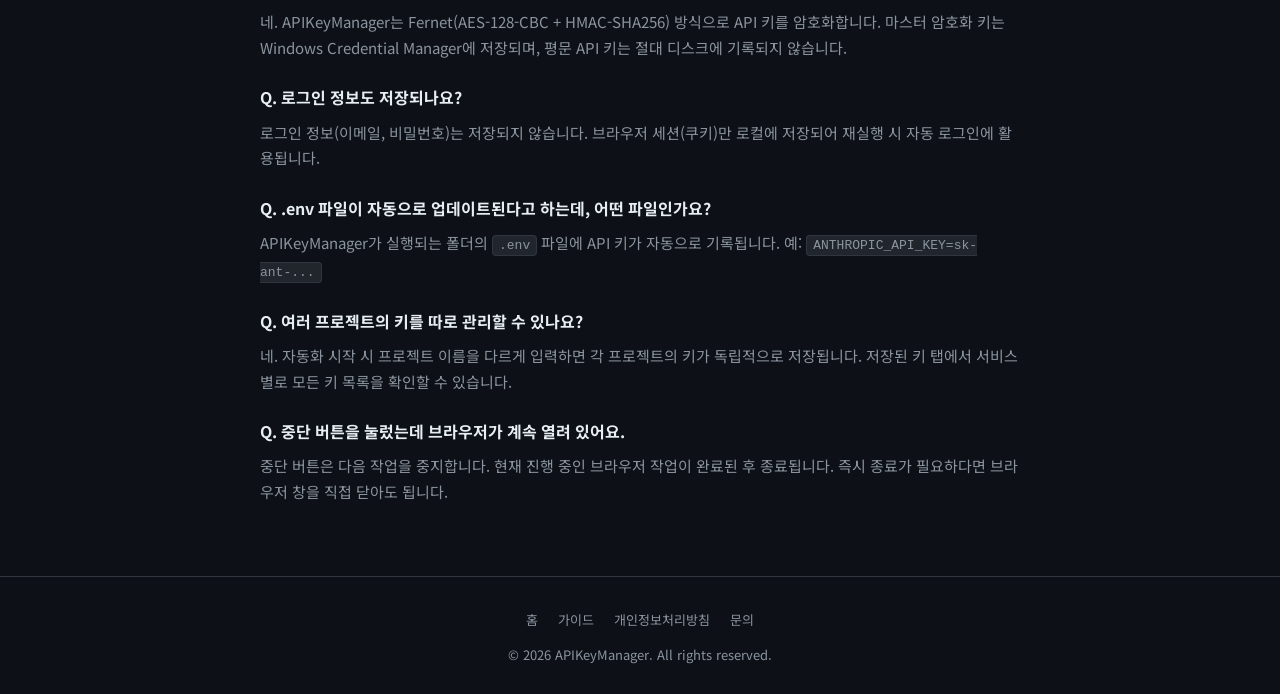
<file: APIKeyManager-web/guide.html>
<!DOCTYPE html>
<html lang="ko">
<head>
  <meta charset="UTF-8">
  <meta name="viewport" content="width=device-width, initial-scale=1.0">
  <title>사용 가이드 — APIKeyManager</title>
  <meta name="description" content="APIKeyManager 설치 및 사용 방법 가이드. API 키 저장, 복사, 프로젝트 관리까지 단계별로 설명합니다.">
  <link rel="stylesheet" href="style.css">
</head>
<body>

<nav>
  <div class="nav-inner">
    <div class="nav-logo"><a href="index.html" style="color:inherit;">🔑 <span>APIKey</span>Manager</a></div>
    <div class="nav-links">
      <a href="index.html">홈</a>
      <a href="guide.html">가이드</a>
      <a href="contact.html">문의</a>
    </div>
  </div>
</nav>

<section>
  <div class="prose">

    <h1 style="font-size:28px; margin-bottom:8px;">사용 가이드</h1>
    <p style="color:var(--text2); margin-bottom:36px;">APIKeyManager를 처음 사용하시는 분들을 위한 단계별 안내입니다.</p>

    <h2>1. 다운로드 및 실행</h2>
    <p>
      APIKeyManager는 설치가 필요 없는 단일 실행 파일(.exe)입니다.
      다운로드 후 바로 실행하면 됩니다.
    </p>
    <ul>
      <li>지원 OS: Windows 10 / Windows 11 (64bit)</li>
      <li>별도 설치 불필요 — 파일 하나로 실행</li>
      <li>최초 실행 시 Windows Defender 경고가 나올 수 있습니다. <br>
          "추가 정보 → 실행" 을 클릭하면 정상 실행됩니다.</li>
    </ul>
    <div class="info-box">
      💡 최초 실행 시 Windows Credential Manager에 마스터 암호화 키가 자동으로 생성됩니다. 이 키는 API 키를 암호화하는 데 사용됩니다.
    </div>

    <h2>2. 서비스 선택</h2>
    <p>
      왼쪽 사이드 패널에서 관리할 서비스를 선택합니다.
    </p>
    <ul>
      <li>원하는 서비스 카드를 클릭하면 체크박스가 활성화됩니다</li>
      <li><strong>전체 선택</strong> 버튼으로 모든 서비스를 한 번에 선택할 수 있습니다</li>
      <li>필요한 서비스만 골라서 사용하는 것을 권장합니다</li>
    </ul>

    <h2>3. 프로젝트 이름 설정</h2>
    <p>
      "▶ 자동화 시작" 버튼을 클릭하면 프로젝트 이름 입력 창이 나타납니다.
    </p>
    <ul>
      <li>프로젝트 이름을 입력하면 해당 이름으로 API 키가 저장됩니다<br>
          예: <code>내프로젝트_20260615_1430</code></li>
      <li>비워두면 서비스명 + 날짜로 자동 생성됩니다<br>
          예: <code>auto_anthropic_20260615_1430</code></li>
      <li>같은 서비스에 동일한 이름이 있으면 중복 경고가 표시됩니다</li>
    </ul>

    <h2>4. 자동화 실행</h2>
    <p>
      자동화가 시작되면 브라우저가 열리고 서비스 콘솔로 이동합니다.
    </p>
    <ul>
      <li>로그인이 필요한 경우 브라우저에서 직접 로그인하세요 (최대 2분 대기)</li>
      <li>로그인 완료 후 API 키 생성이 자동으로 진행됩니다</li>
      <li>실행 로그 탭에서 진행 상황을 실시간으로 확인할 수 있습니다</li>
    </ul>
    <div class="info-box">
      ⚠️ 브라우저 자동화 중에는 마우스나 키보드로 브라우저를 조작하지 마세요. 자동화가 중단될 수 있습니다.
    </div>

    <h2>5. 저장된 키 확인 및 복사</h2>
    <p>
      자동화가 완료되면 "저장된 키" 탭에서 발급된 키를 확인할 수 있습니다.
    </p>
    <ul>
      <li>각 키 이름 오른쪽의 <strong>📋 복사</strong> 버튼을 클릭하면 클립보드에 복사됩니다</li>
      <li>키 값은 화면에 표시되지 않아 보안이 유지됩니다</li>
      <li>복사 후 하단 상태바에 "복사됨" 메시지가 표시됩니다</li>
    </ul>

    <h2>자주 묻는 질문 (FAQ)</h2>

    <h3>Q. API 키가 안전하게 저장되나요?</h3>
    <p>
      네. APIKeyManager는 Fernet(AES-128-CBC + HMAC-SHA256) 방식으로 API 키를 암호화합니다.
      마스터 암호화 키는 Windows Credential Manager에 저장되며, 평문 API 키는 절대 디스크에 기록되지 않습니다.
    </p>

    <h3>Q. 로그인 정보도 저장되나요?</h3>
    <p>
      로그인 정보(이메일, 비밀번호)는 저장되지 않습니다. 브라우저 세션(쿠키)만 로컬에 저장되어 재실행 시 자동 로그인에 활용됩니다.
    </p>

    <h3>Q. .env 파일이 자동으로 업데이트된다고 하는데, 어떤 파일인가요?</h3>
    <p>
      APIKeyManager가 실행되는 폴더의 <code>.env</code> 파일에 API 키가 자동으로 기록됩니다.
      예: <code>ANTHROPIC_API_KEY=sk-ant-...</code>
    </p>

    <h3>Q. 여러 프로젝트의 키를 따로 관리할 수 있나요?</h3>
    <p>
      네. 자동화 시작 시 프로젝트 이름을 다르게 입력하면 각 프로젝트의 키가 독립적으로 저장됩니다.
      저장된 키 탭에서 서비스별로 모든 키 목록을 확인할 수 있습니다.
    </p>

    <h3>Q. 중단 버튼을 눌렀는데 브라우저가 계속 열려 있어요.</h3>
    <p>
      중단 버튼은 다음 작업을 중지합니다. 현재 진행 중인 브라우저 작업이 완료된 후 종료됩니다.
      즉시 종료가 필요하다면 브라우저 창을 직접 닫아도 됩니다.
    </p>

  </div>
</section>

<footer>
  <div class="footer-links">
    <a href="index.html">홈</a>
    <a href="guide.html">가이드</a>
    <a href="privacy.html">개인정보처리방침</a>
    <a href="contact.html">문의</a>
  </div>
  <p>© 2026 APIKeyManager. All rights reserved.</p>
</footer>

</body>
</html>
</file>
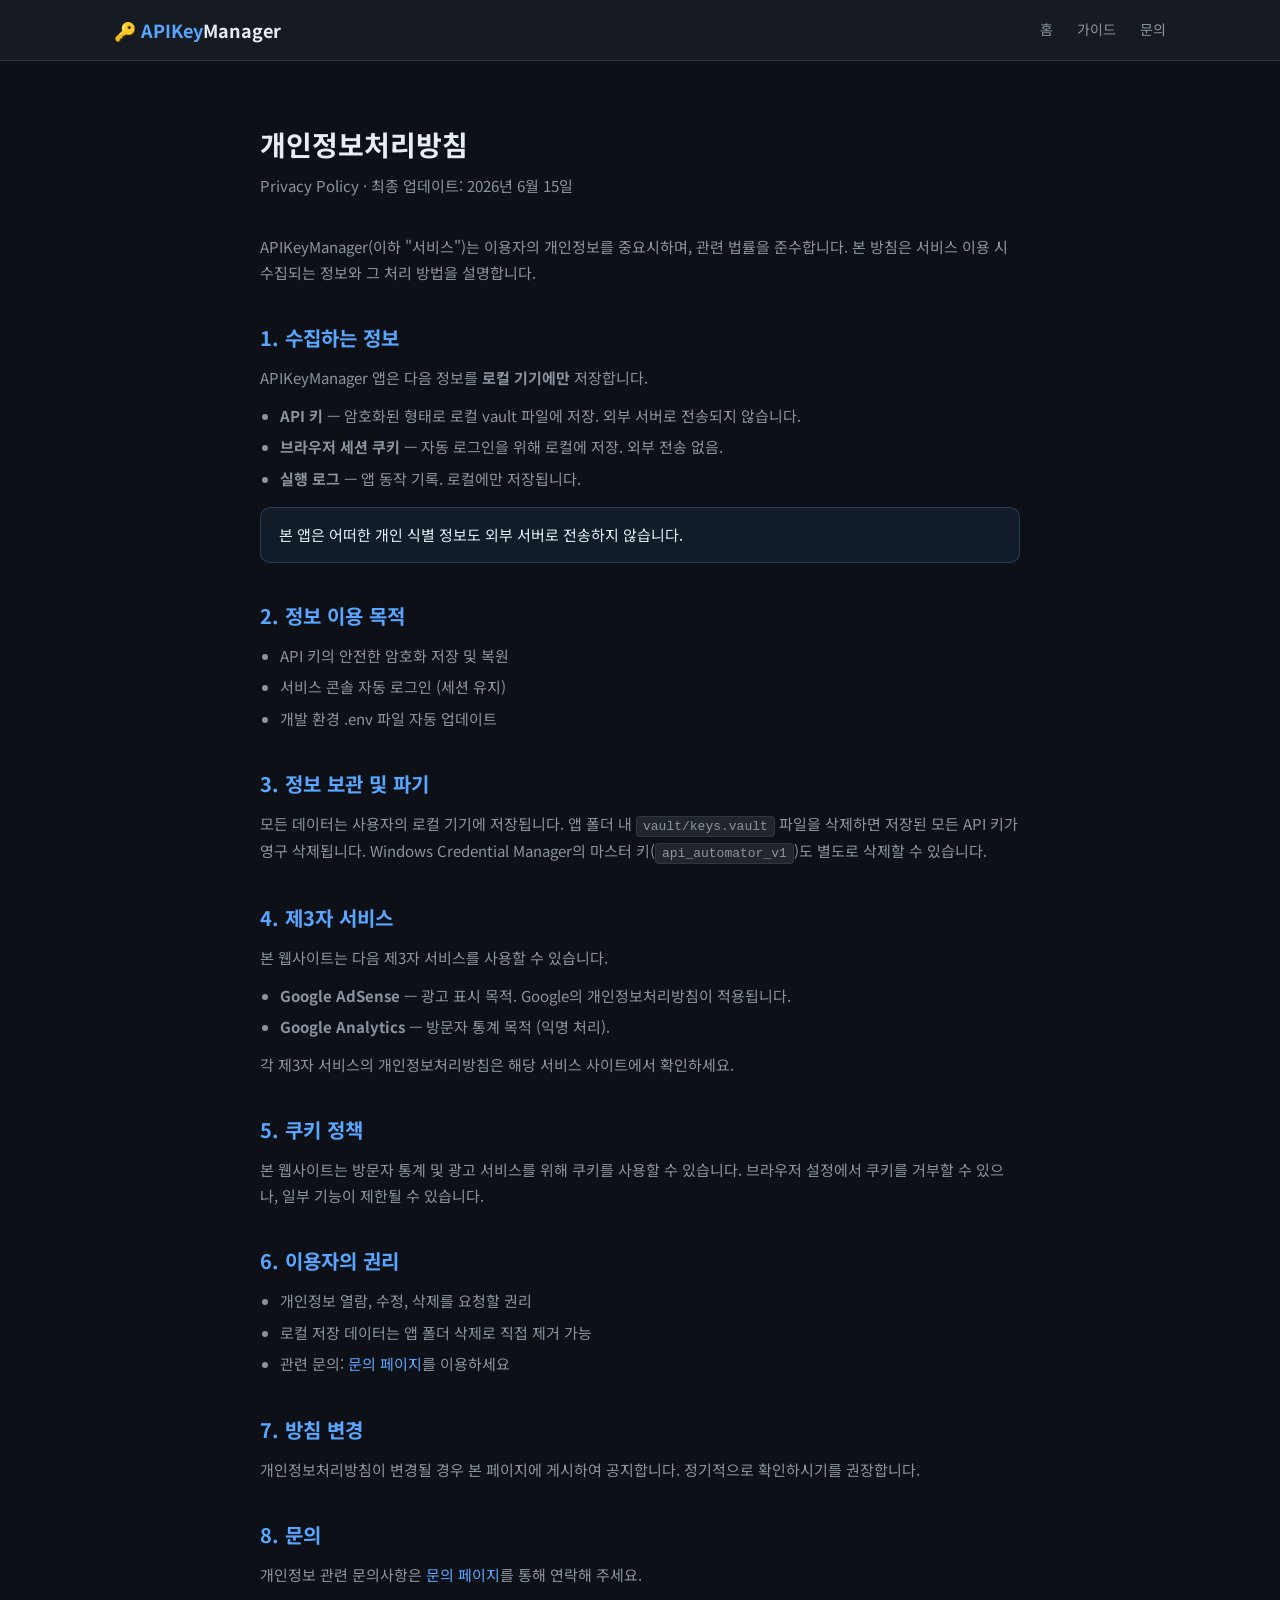
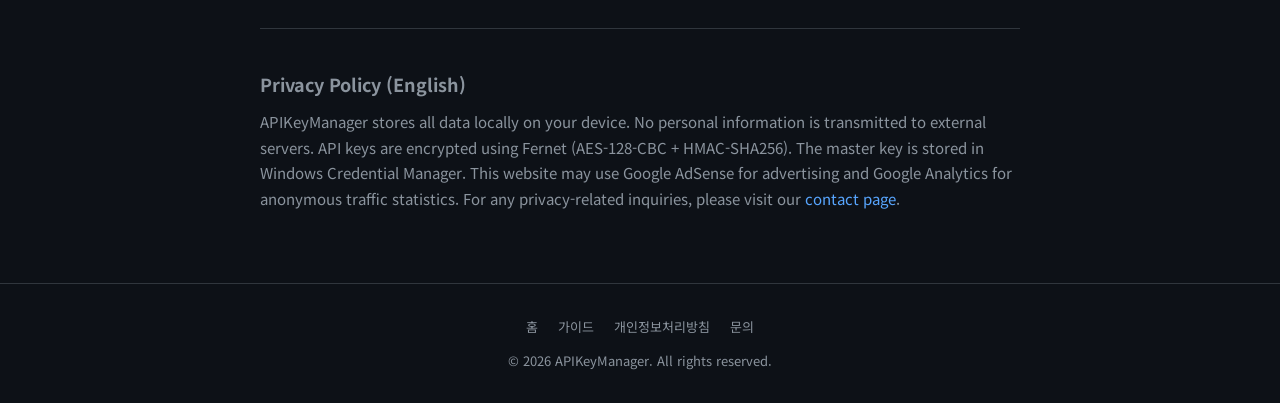
<file: APIKeyManager-web/privacy.html>
<!DOCTYPE html>
<html lang="ko">
<head>
  <meta charset="UTF-8">
  <meta name="viewport" content="width=device-width, initial-scale=1.0">
  <title>개인정보처리방침 — APIKeyManager</title>
  <meta name="description" content="APIKeyManager 개인정보처리방침. 수집하는 정보, 이용 목적, 보관 기간에 대해 안내합니다.">
  <link rel="stylesheet" href="style.css">
</head>
<body>

<nav>
  <div class="nav-inner">
    <div class="nav-logo"><a href="index.html" style="color:inherit;">🔑 <span>APIKey</span>Manager</a></div>
    <div class="nav-links">
      <a href="index.html">홈</a>
      <a href="guide.html">가이드</a>
      <a href="contact.html">문의</a>
    </div>
  </div>
</nav>

<section>
  <div class="prose">

    <h1 style="font-size:28px; margin-bottom:4px;">개인정보처리방침</h1>
    <p style="color:var(--text2); margin-bottom:36px;">Privacy Policy · 최종 업데이트: 2026년 6월 15일</p>

    <p>
      APIKeyManager(이하 "서비스")는 이용자의 개인정보를 중요시하며, 관련 법률을 준수합니다.
      본 방침은 서비스 이용 시 수집되는 정보와 그 처리 방법을 설명합니다.
    </p>

    <h2>1. 수집하는 정보</h2>
    <p>APIKeyManager 앱은 다음 정보를 <strong>로컬 기기에만</strong> 저장합니다.</p>
    <ul>
      <li><strong>API 키</strong> — 암호화된 형태로 로컬 vault 파일에 저장. 외부 서버로 전송되지 않습니다.</li>
      <li><strong>브라우저 세션 쿠키</strong> — 자동 로그인을 위해 로컬에 저장. 외부 전송 없음.</li>
      <li><strong>실행 로그</strong> — 앱 동작 기록. 로컬에만 저장됩니다.</li>
    </ul>
    <div class="info-box">
      본 앱은 어떠한 개인 식별 정보도 외부 서버로 전송하지 않습니다.
    </div>

    <h2>2. 정보 이용 목적</h2>
    <ul>
      <li>API 키의 안전한 암호화 저장 및 복원</li>
      <li>서비스 콘솔 자동 로그인 (세션 유지)</li>
      <li>개발 환경 .env 파일 자동 업데이트</li>
    </ul>

    <h2>3. 정보 보관 및 파기</h2>
    <p>
      모든 데이터는 사용자의 로컬 기기에 저장됩니다.
      앱 폴더 내 <code>vault/keys.vault</code> 파일을 삭제하면 저장된 모든 API 키가 영구 삭제됩니다.
      Windows Credential Manager의 마스터 키(<code>api_automator_v1</code>)도 별도로 삭제할 수 있습니다.
    </p>

    <h2>4. 제3자 서비스</h2>
    <p>본 웹사이트는 다음 제3자 서비스를 사용할 수 있습니다.</p>
    <ul>
      <li><strong>Google AdSense</strong> — 광고 표시 목적. Google의 개인정보처리방침이 적용됩니다.</li>
      <li><strong>Google Analytics</strong> — 방문자 통계 목적 (익명 처리).</li>
    </ul>
    <p>각 제3자 서비스의 개인정보처리방침은 해당 서비스 사이트에서 확인하세요.</p>

    <h2>5. 쿠키 정책</h2>
    <p>
      본 웹사이트는 방문자 통계 및 광고 서비스를 위해 쿠키를 사용할 수 있습니다.
      브라우저 설정에서 쿠키를 거부할 수 있으나, 일부 기능이 제한될 수 있습니다.
    </p>

    <h2>6. 이용자의 권리</h2>
    <ul>
      <li>개인정보 열람, 수정, 삭제를 요청할 권리</li>
      <li>로컬 저장 데이터는 앱 폴더 삭제로 직접 제거 가능</li>
      <li>관련 문의: <a href="contact.html">문의 페이지</a>를 이용하세요</li>
    </ul>

    <h2>7. 방침 변경</h2>
    <p>
      개인정보처리방침이 변경될 경우 본 페이지에 게시하여 공지합니다.
      정기적으로 확인하시기를 권장합니다.
    </p>

    <h2>8. 문의</h2>
    <p>
      개인정보 관련 문의사항은 <a href="contact.html">문의 페이지</a>를 통해 연락해 주세요.
    </p>

    <hr style="border:none; border-top:1px solid var(--border); margin:40px 0;">

    <h2 style="color:var(--text2); font-size:18px;">Privacy Policy (English)</h2>
    <p style="color:var(--text2);">
      APIKeyManager stores all data locally on your device. No personal information is transmitted to external servers.
      API keys are encrypted using Fernet (AES-128-CBC + HMAC-SHA256). The master key is stored in Windows Credential Manager.
      This website may use Google AdSense for advertising and Google Analytics for anonymous traffic statistics.
      For any privacy-related inquiries, please visit our <a href="contact.html">contact page</a>.
    </p>

  </div>
</section>

<footer>
  <div class="footer-links">
    <a href="index.html">홈</a>
    <a href="guide.html">가이드</a>
    <a href="privacy.html">개인정보처리방침</a>
    <a href="contact.html">문의</a>
  </div>
  <p>© 2026 APIKeyManager. All rights reserved.</p>
</footer>

</body>
</html>
</file>
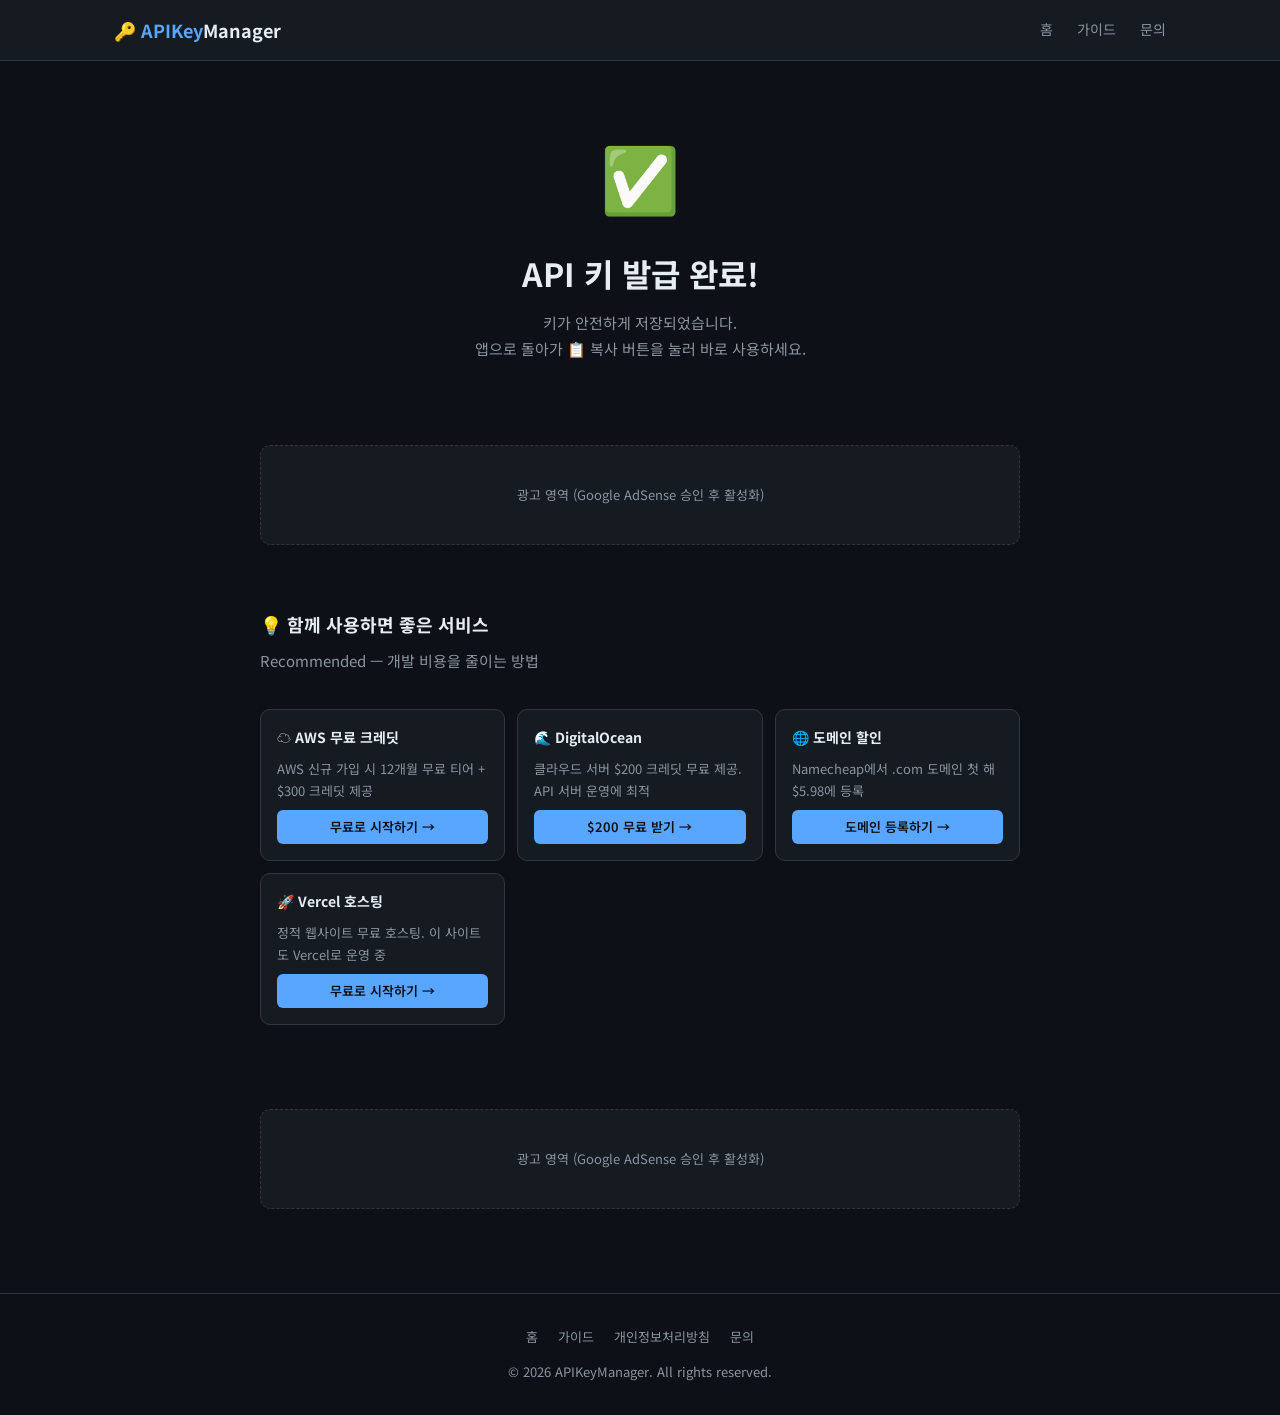
<file: APIKeyManager-web/thank-you.html>
<!DOCTYPE html>
<html lang="ko">
<head>
  <meta charset="UTF-8">
  <meta name="viewport" content="width=device-width, initial-scale=1.0">
  <title>API 키 발급 완료 — APIKeyManager</title>
  <meta name="description" content="API 키 발급이 완료되었습니다. 추천 서비스와 개발 도구를 확인해 보세요.">
  <link rel="stylesheet" href="style.css">
  <!-- Google AdSense 코드는 승인 후 여기에 삽입 -->
  <!-- <script async src="https://pagead2.googlesyndication.com/pagead/js/adsbygoogle.js?client=ca-pub-XXXXXXXXXXXXXXXX" crossorigin="anonymous"></script> -->
</head>
<body>

<nav>
  <div class="nav-inner">
    <div class="nav-logo"><a href="index.html" style="color:inherit;">🔑 <span>APIKey</span>Manager</a></div>
    <div class="nav-links">
      <a href="index.html">홈</a>
      <a href="guide.html">가이드</a>
      <a href="contact.html">문의</a>
    </div>
  </div>
</nav>

<!-- 완료 메시지 -->
<div class="ty-hero">
  <div class="big-icon">✅</div>
  <h1>API 키 발급 완료!</h1>
  <p>키가 안전하게 저장되었습니다.<br>앱으로 돌아가 📋 복사 버튼을 눌러 바로 사용하세요.</p>
</div>

<!-- 광고 영역 (AdSense 승인 후 코드 교체) -->
<section style="padding:20px 24px;">
  <div class="section-inner" style="max-width:760px;">
    <div class="ad-box">
      <!-- AdSense 코드 삽입 위치 -->
      <span>광고 영역 (Google AdSense 승인 후 활성화)</span>
    </div>
  </div>
</section>

<!-- 추천 서비스 (제휴 링크 영역) -->
<section style="padding:20px 24px 60px;">
  <div class="section-inner" style="max-width:760px;">
    <div class="section-title" style="font-size:18px;">💡 함께 사용하면 좋은 서비스</div>
    <div class="section-sub">Recommended — 개발 비용을 줄이는 방법</div>
    <div class="aff-grid">

      <div class="aff-card">
        <h4>☁️ AWS 무료 크레딧</h4>
        <p>AWS 신규 가입 시 12개월 무료 티어 + $300 크레딧 제공</p>
        <a href="#" rel="noopener sponsored">무료로 시작하기 →</a>
        <!-- href에 AWS 제휴 링크 삽입 -->
      </div>

      <div class="aff-card">
        <h4>🌊 DigitalOcean</h4>
        <p>클라우드 서버 $200 크레딧 무료 제공. API 서버 운영에 최적</p>
        <a href="#" rel="noopener sponsored">$200 무료 받기 →</a>
        <!-- href에 DigitalOcean 제휴 링크 삽입 -->
      </div>

      <div class="aff-card">
        <h4>🌐 도메인 할인</h4>
        <p>Namecheap에서 .com 도메인 첫 해 $5.98에 등록</p>
        <a href="#" rel="noopener sponsored">도메인 등록하기 →</a>
        <!-- href에 Namecheap 제휴 링크 삽입 -->
      </div>

      <div class="aff-card">
        <h4>🚀 Vercel 호스팅</h4>
        <p>정적 웹사이트 무료 호스팅. 이 사이트도 Vercel로 운영 중</p>
        <a href="https://vercel.com" rel="noopener">무료로 시작하기 →</a>
      </div>

    </div>
  </div>
</section>

<!-- 두 번째 광고 영역 -->
<section style="padding:0 24px 60px;">
  <div class="section-inner" style="max-width:760px;">
    <div class="ad-box">
      <!-- AdSense 코드 삽입 위치 -->
      <span>광고 영역 (Google AdSense 승인 후 활성화)</span>
    </div>
  </div>
</section>

<footer>
  <div class="footer-links">
    <a href="index.html">홈</a>
    <a href="guide.html">가이드</a>
    <a href="privacy.html">개인정보처리방침</a>
    <a href="contact.html">문의</a>
  </div>
  <p>© 2026 APIKeyManager. All rights reserved.</p>
</footer>

</body>
</html>
</file>
<file: style.css>
/* APIKeyManager - Global Stylesheet */
@import url('https://fonts.googleapis.com/css2?family=Noto+Sans+KR:wght@400;600;700&family=Inter:wght@400;600;700&display=swap');

*, *::before, *::after { box-sizing: border-box; margin: 0; padding: 0; }

:root {
  --bg:        #0d1117;
  --bg2:       #161b22;
  --bg3:       #21262d;
  --border:    #30363d;
  --accent:    #58a6ff;
  --accent2:   #3fb950;
  --warn:      #d29922;
  --text:      #e6edf3;
  --text2:     #8b949e;
  --radius:    10px;
  --max-w:     1100px;
}

body {
  font-family: 'Noto Sans KR', 'Inter', sans-serif;
  background: var(--bg);
  color: var(--text);
  line-height: 1.7;
  font-size: 15px;
}

a { color: var(--accent); text-decoration: none; }
a:hover { text-decoration: underline; }

/* ── NAV ── */
nav {
  background: var(--bg2);
  border-bottom: 1px solid var(--border);
  position: sticky; top: 0; z-index: 100;
}
.nav-inner {
  max-width: var(--max-w);
  margin: 0 auto;
  padding: 0 24px;
  height: 60px;
  display: flex;
  align-items: center;
  justify-content: space-between;
}
.nav-logo { font-weight: 700; font-size: 18px; color: var(--text); }
.nav-logo span { color: var(--accent); }
.nav-links { display: flex; gap: 24px; }
.nav-links a { color: var(--text2); font-size: 14px; }
.nav-links a:hover { color: var(--text); text-decoration: none; }

/* ── HERO ── */
.hero {
  text-align: center;
  padding: 80px 24px 60px;
  max-width: var(--max-w);
  margin: 0 auto;
}
.hero-badge {
  display: inline-block;
  background: rgba(88,166,255,.12);
  color: var(--accent);
  border: 1px solid rgba(88,166,255,.3);
  border-radius: 20px;
  padding: 4px 14px;
  font-size: 13px;
  margin-bottom: 20px;
}
.hero h1 {
  font-size: clamp(28px, 5vw, 48px);
  font-weight: 700;
  line-height: 1.25;
  margin-bottom: 16px;
}
.hero h1 span { color: var(--accent); }
.hero p {
  color: var(--text2);
  font-size: 17px;
  max-width: 600px;
  margin: 0 auto 32px;
}
.hero-sub { font-size: 13px !important; color: var(--text2); margin-top: 12px !important; }

/* ── BUTTONS ── */
.btn {
  display: inline-flex;
  align-items: center;
  gap: 8px;
  padding: 12px 28px;
  border-radius: var(--radius);
  font-size: 15px;
  font-weight: 600;
  cursor: pointer;
  border: none;
  transition: opacity .2s;
}
.btn:hover { opacity: .85; text-decoration: none; }
.btn-primary { background: var(--accent); color: #0d1117; }
.btn-outline {
  background: transparent;
  color: var(--text);
  border: 1px solid var(--border);
}
.btn-group { display: flex; gap: 12px; justify-content: center; flex-wrap: wrap; }

/* ── SECTION ── */
section { padding: 60px 24px; }
.section-inner { max-width: var(--max-w); margin: 0 auto; }
.section-title {
  font-size: 26px;
  font-weight: 700;
  margin-bottom: 8px;
}
.section-sub { color: var(--text2); margin-bottom: 36px; }

/* ── CARDS ── */
.card-grid {
  display: grid;
  grid-template-columns: repeat(auto-fit, minmax(240px, 1fr));
  gap: 16px;
}
.card {
  background: var(--bg2);
  border: 1px solid var(--border);
  border-radius: var(--radius);
  padding: 24px;
}
.card-icon { font-size: 28px; margin-bottom: 12px; }
.card h3 { font-size: 16px; margin-bottom: 6px; }
.card p { color: var(--text2); font-size: 14px; }

/* ── STEPS ── */
.steps { display: flex; flex-direction: column; gap: 16px; }
.step {
  display: flex;
  gap: 16px;
  align-items: flex-start;
  background: var(--bg2);
  border: 1px solid var(--border);
  border-radius: var(--radius);
  padding: 20px;
}
.step-num {
  min-width: 36px; height: 36px;
  background: var(--accent);
  color: #0d1117;
  border-radius: 50%;
  display: flex; align-items: center; justify-content: center;
  font-weight: 700; font-size: 15px;
}
.step-body h3 { margin-bottom: 4px; }
.step-body p { color: var(--text2); font-size: 14px; }

/* ── SERVICE BADGES ── */
.badge-row { display: flex; flex-wrap: wrap; gap: 10px; margin-top: 20px; }
.badge {
  background: var(--bg3);
  border: 1px solid var(--border);
  border-radius: 6px;
  padding: 6px 14px;
  font-size: 13px;
}

/* ── AD PLACEHOLDER ── */
.ad-box {
  background: var(--bg2);
  border: 1px dashed var(--border);
  border-radius: var(--radius);
  padding: 24px;
  text-align: center;
  color: var(--text2);
  font-size: 13px;
  margin: 24px 0;
  min-height: 100px;
  display: flex; align-items: center; justify-content: center;
}

/* ── AFFILIATE ── */
.aff-grid {
  display: grid;
  grid-template-columns: repeat(auto-fit, minmax(200px, 1fr));
  gap: 12px;
  margin-top: 20px;
}
.aff-card {
  background: var(--bg2);
  border: 1px solid var(--border);
  border-radius: var(--radius);
  padding: 16px;
  display: flex; flex-direction: column; gap: 8px;
}
.aff-card h4 { font-size: 14px; }
.aff-card p { color: var(--text2); font-size: 13px; flex: 1; }
.aff-card a {
  display: inline-block;
  background: var(--accent);
  color: #0d1117;
  padding: 6px 14px;
  border-radius: 6px;
  font-size: 13px;
  font-weight: 600;
  text-align: center;
}
.aff-card a:hover { text-decoration: none; opacity: .85; }

/* ── NOTICE / THANKYOU ── */
.ty-hero {
  text-align: center;
  padding: 60px 24px 40px;
  max-width: 640px;
  margin: 0 auto;
}
.ty-hero .big-icon { font-size: 64px; margin-bottom: 16px; }
.ty-hero h1 { font-size: 32px; margin-bottom: 10px; }
.ty-hero p { color: var(--text2); }

/* ── PROSE (guide, privacy) ── */
.prose { max-width: 760px; margin: 0 auto; }
.prose h2 { font-size: 20px; margin: 36px 0 10px; color: var(--accent); }
.prose h3 { font-size: 16px; margin: 24px 0 8px; }
.prose p { color: var(--text2); margin-bottom: 12px; }
.prose ul, .prose ol { color: var(--text2); padding-left: 20px; margin-bottom: 12px; }
.prose li { margin-bottom: 6px; }
.prose code {
  background: var(--bg3);
  border: 1px solid var(--border);
  border-radius: 4px;
  padding: 2px 6px;
  font-size: 13px;
  font-family: monospace;
}
.prose .info-box {
  background: rgba(88,166,255,.08);
  border: 1px solid rgba(88,166,255,.25);
  border-radius: var(--radius);
  padding: 14px 18px;
  margin: 16px 0;
}

/* ── FOOTER ── */
footer {
  border-top: 1px solid var(--border);
  padding: 32px 24px;
  text-align: center;
  color: var(--text2);
  font-size: 13px;
}
footer a { color: var(--text2); }
footer a:hover { color: var(--text); }
.footer-links { display: flex; justify-content: center; gap: 20px; margin-bottom: 12px; }

/* ── CONTACT FORM ── */
.form-group { margin-bottom: 16px; }
.form-group label { display: block; margin-bottom: 6px; font-size: 14px; }
.form-group input,
.form-group textarea {
  width: 100%;
  background: var(--bg2);
  border: 1px solid var(--border);
  border-radius: var(--radius);
  padding: 10px 14px;
  color: var(--text);
  font-size: 14px;
  font-family: inherit;
}
.form-group textarea { height: 120px; resize: vertical; }
.form-group input:focus,
.form-group textarea:focus {
  outline: none;
  border-color: var(--accent);
}

@media (max-width: 600px) {
  .nav-links { display: none; }
  .hero h1 { font-size: 26px; }
}
</file>
<file: APIKeyManager-web/style.css>
/* APIKeyManager - Global Stylesheet */
@import url('https://fonts.googleapis.com/css2?family=Noto+Sans+KR:wght@400;600;700&family=Inter:wght@400;600;700&display=swap');

*, *::before, *::after { box-sizing: border-box; margin: 0; padding: 0; }

:root {
  --bg:        #0d1117;
  --bg2:       #161b22;
  --bg3:       #21262d;
  --border:    #30363d;
  --accent:    #58a6ff;
  --accent2:   #3fb950;
  --warn:      #d29922;
  --text:      #e6edf3;
  --text2:     #8b949e;
  --radius:    10px;
  --max-w:     1100px;
}

body {
  font-family: 'Noto Sans KR', 'Inter', sans-serif;
  background: var(--bg);
  color: var(--text);
  line-height: 1.7;
  font-size: 15px;
}

a { color: var(--accent); text-decoration: none; }
a:hover { text-decoration: underline; }

/* ── NAV ── */
nav {
  background: var(--bg2);
  border-bottom: 1px solid var(--border);
  position: sticky; top: 0; z-index: 100;
}
.nav-inner {
  max-width: var(--max-w);
  margin: 0 auto;
  padding: 0 24px;
  height: 60px;
  display: flex;
  align-items: center;
  justify-content: space-between;
}
.nav-logo { font-weight: 700; font-size: 18px; color: var(--text); }
.nav-logo span { color: var(--accent); }
.nav-links { display: flex; gap: 24px; }
.nav-links a { color: var(--text2); font-size: 14px; }
.nav-links a:hover { color: var(--text); text-decoration: none; }

/* ── HERO ── */
.hero {
  text-align: center;
  padding: 80px 24px 60px;
  max-width: var(--max-w);
  margin: 0 auto;
}
.hero-badge {
  display: inline-block;
  background: rgba(88,166,255,.12);
  color: var(--accent);
  border: 1px solid rgba(88,166,255,.3);
  border-radius: 20px;
  padding: 4px 14px;
  font-size: 13px;
  margin-bottom: 20px;
}
.hero h1 {
  font-size: clamp(28px, 5vw, 48px);
  font-weight: 700;
  line-height: 1.25;
  margin-bottom: 16px;
}
.hero h1 span { color: var(--accent); }
.hero p {
  color: var(--text2);
  font-size: 17px;
  max-width: 600px;
  margin: 0 auto 32px;
}
.hero-sub { font-size: 13px !important; color: var(--text2); margin-top: 12px !important; }

/* ── BUTTONS ── */
.btn {
  display: inline-flex;
  align-items: center;
  gap: 8px;
  padding: 12px 28px;
  border-radius: var(--radius);
  font-size: 15px;
  font-weight: 600;
  cursor: pointer;
  border: none;
  transition: opacity .2s;
}
.btn:hover { opacity: .85; text-decoration: none; }
.btn-primary { background: var(--accent); color: #0d1117; }
.btn-outline {
  background: transparent;
  color: var(--text);
  border: 1px solid var(--border);
}
.btn-group { display: flex; gap: 12px; justify-content: center; flex-wrap: wrap; }

/* ── SECTION ── */
section { padding: 60px 24px; }
.section-inner { max-width: var(--max-w); margin: 0 auto; }
.section-title {
  font-size: 26px;
  font-weight: 700;
  margin-bottom: 8px;
}
.section-sub { color: var(--text2); margin-bottom: 36px; }

/* ── CARDS ── */
.card-grid {
  display: grid;
  grid-template-columns: repeat(auto-fit, minmax(240px, 1fr));
  gap: 16px;
}
.card {
  background: var(--bg2);
  border: 1px solid var(--border);
  border-radius: var(--radius);
  padding: 24px;
}
.card-icon { font-size: 28px; margin-bottom: 12px; }
.card h3 { font-size: 16px; margin-bottom: 6px; }
.card p { color: var(--text2); font-size: 14px; }

/* ── STEPS ── */
.steps { display: flex; flex-direction: column; gap: 16px; }
.step {
  display: flex;
  gap: 16px;
  align-items: flex-start;
  background: var(--bg2);
  border: 1px solid var(--border);
  border-radius: var(--radius);
  padding: 20px;
}
.step-num {
  min-width: 36px; height: 36px;
  background: var(--accent);
  color: #0d1117;
  border-radius: 50%;
  display: flex; align-items: center; justify-content: center;
  font-weight: 700; font-size: 15px;
}
.step-body h3 { margin-bottom: 4px; }
.step-body p { color: var(--text2); font-size: 14px; }

/* ── SERVICE BADGES ── */
.badge-row { display: flex; flex-wrap: wrap; gap: 10px; margin-top: 20px; }
.badge {
  background: var(--bg3);
  border: 1px solid var(--border);
  border-radius: 6px;
  padding: 6px 14px;
  font-size: 13px;
}

/* ── AD PLACEHOLDER ── */
.ad-box {
  background: var(--bg2);
  border: 1px dashed var(--border);
  border-radius: var(--radius);
  padding: 24px;
  text-align: center;
  color: var(--text2);
  font-size: 13px;
  margin: 24px 0;
  min-height: 100px;
  display: flex; align-items: center; justify-content: center;
}

/* ── AFFILIATE ── */
.aff-grid {
  display: grid;
  grid-template-columns: repeat(auto-fit, minmax(200px, 1fr));
  gap: 12px;
  margin-top: 20px;
}
.aff-card {
  background: var(--bg2);
  border: 1px solid var(--border);
  border-radius: var(--radius);
  padding: 16px;
  display: flex; flex-direction: column; gap: 8px;
}
.aff-card h4 { font-size: 14px; }
.aff-card p { color: var(--text2); font-size: 13px; flex: 1; }
.aff-card a {
  display: inline-block;
  background: var(--accent);
  color: #0d1117;
  padding: 6px 14px;
  border-radius: 6px;
  font-size: 13px;
  font-weight: 600;
  text-align: center;
}
.aff-card a:hover { text-decoration: none; opacity: .85; }

/* ── NOTICE / THANKYOU ── */
.ty-hero {
  text-align: center;
  padding: 60px 24px 40px;
  max-width: 640px;
  margin: 0 auto;
}
.ty-hero .big-icon { font-size: 64px; margin-bottom: 16px; }
.ty-hero h1 { font-size: 32px; margin-bottom: 10px; }
.ty-hero p { color: var(--text2); }

/* ── PROSE (guide, privacy) ── */
.prose { max-width: 760px; margin: 0 auto; }
.prose h2 { font-size: 20px; margin: 36px 0 10px; color: var(--accent); }
.prose h3 { font-size: 16px; margin: 24px 0 8px; }
.prose p { color: var(--text2); margin-bottom: 12px; }
.prose ul, .prose ol { color: var(--text2); padding-left: 20px; margin-bottom: 12px; }
.prose li { margin-bottom: 6px; }
.prose code {
  background: var(--bg3);
  border: 1px solid var(--border);
  border-radius: 4px;
  padding: 2px 6px;
  font-size: 13px;
  font-family: monospace;
}
.prose .info-box {
  background: rgba(88,166,255,.08);
  border: 1px solid rgba(88,166,255,.25);
  border-radius: var(--radius);
  padding: 14px 18px;
  margin: 16px 0;
}

/* ── FOOTER ── */
footer {
  border-top: 1px solid var(--border);
  padding: 32px 24px;
  text-align: center;
  color: var(--text2);
  font-size: 13px;
}
footer a { color: var(--text2); }
footer a:hover { color: var(--text); }
.footer-links { display: flex; justify-content: center; gap: 20px; margin-bottom: 12px; }

/* ── CONTACT FORM ── */
.form-group { margin-bottom: 16px; }
.form-group label { display: block; margin-bottom: 6px; font-size: 14px; }
.form-group input,
.form-group textarea {
  width: 100%;
  background: var(--bg2);
  border: 1px solid var(--border);
  border-radius: var(--radius);
  padding: 10px 14px;
  color: var(--text);
  font-size: 14px;
  font-family: inherit;
}
.form-group textarea { height: 120px; resize: vertical; }
.form-group input:focus,
.form-group textarea:focus {
  outline: none;
  border-color: var(--accent);
}

@media (max-width: 600px) {
  .nav-links { display: none; }
  .hero h1 { font-size: 26px; }
}
</file>
